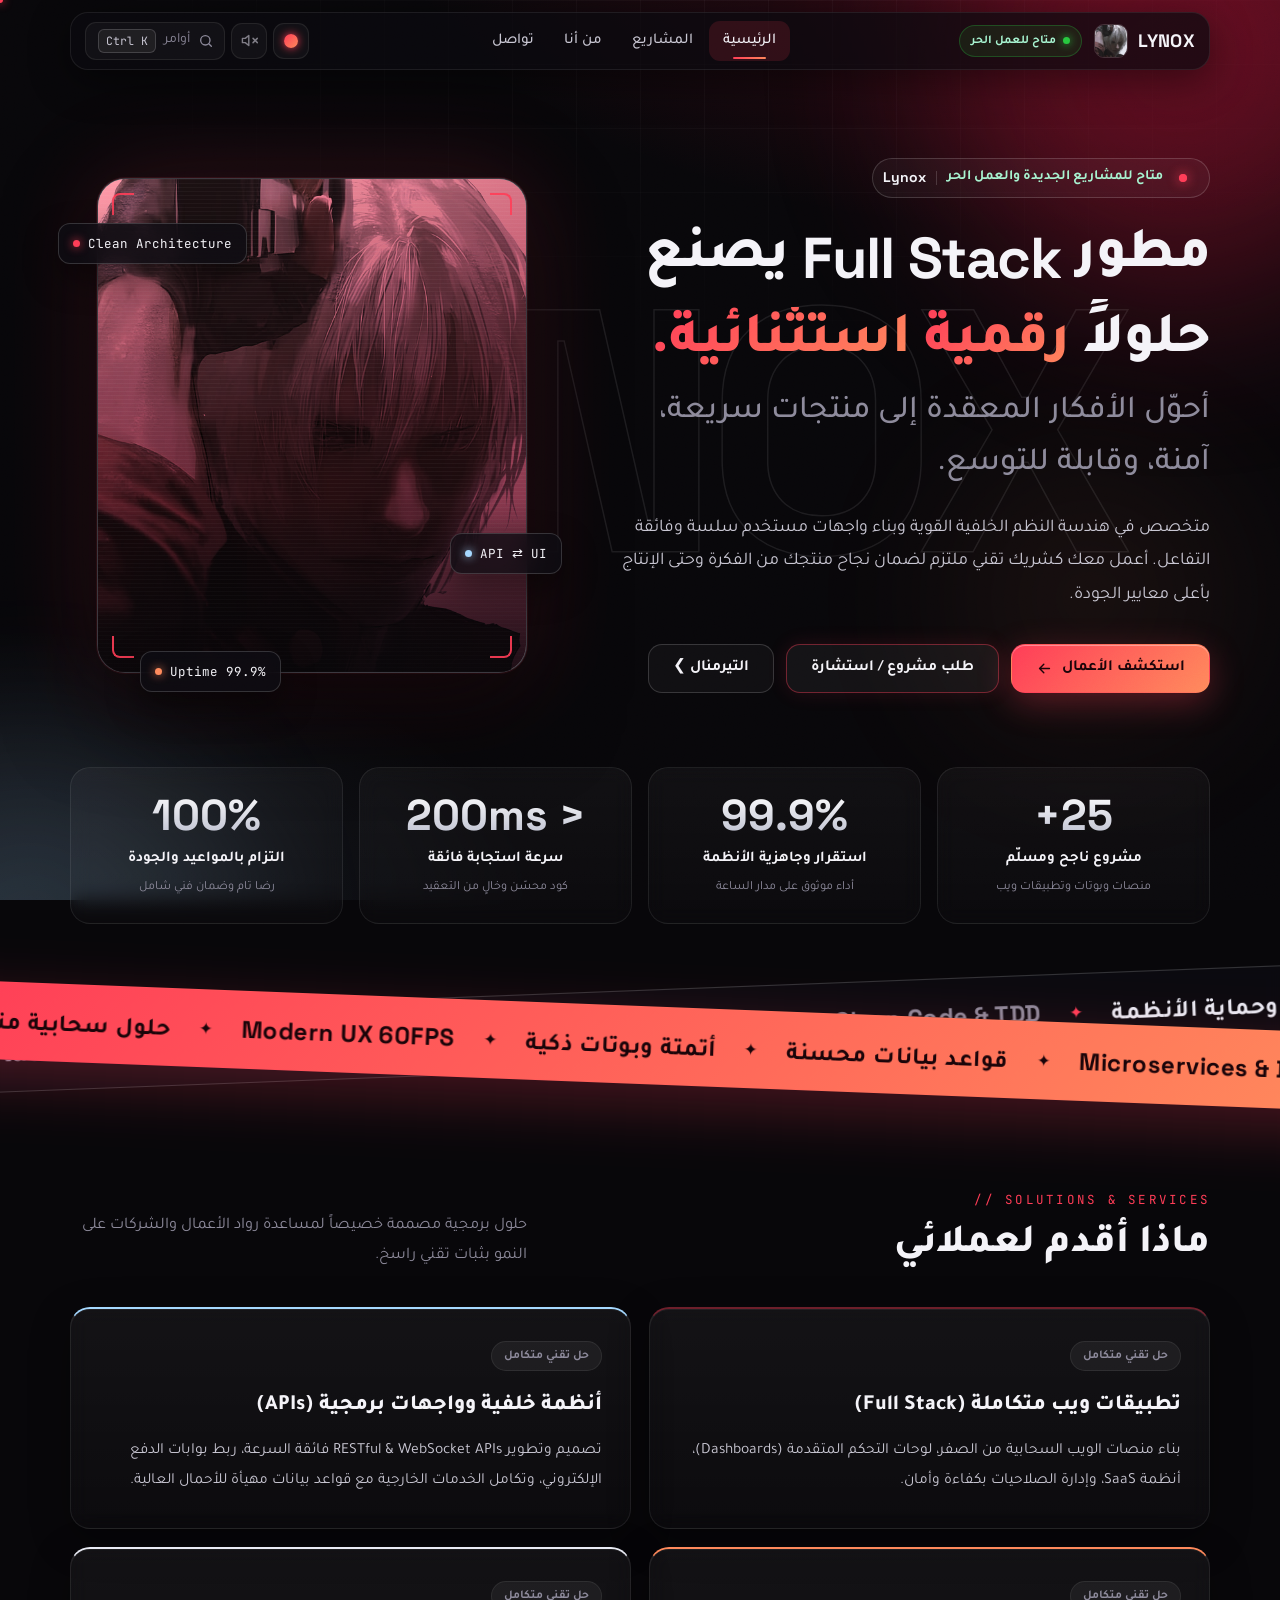
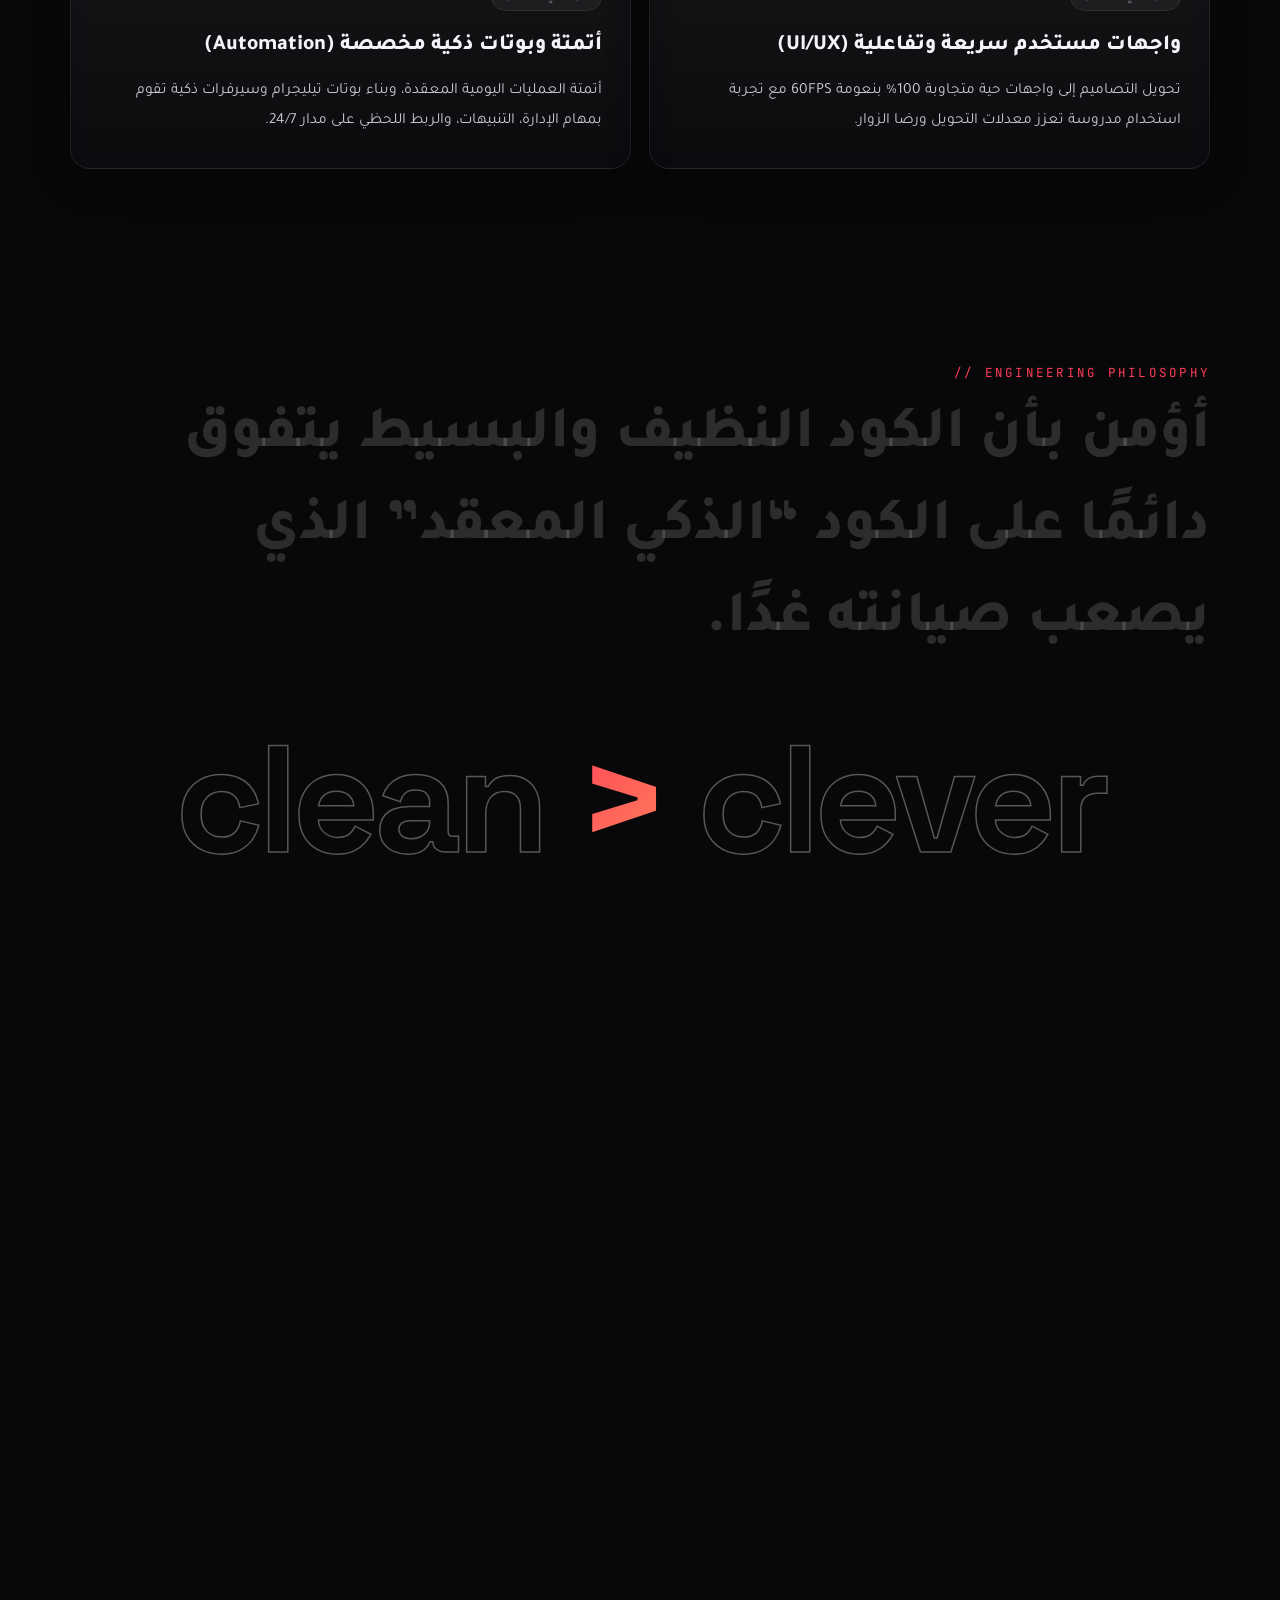
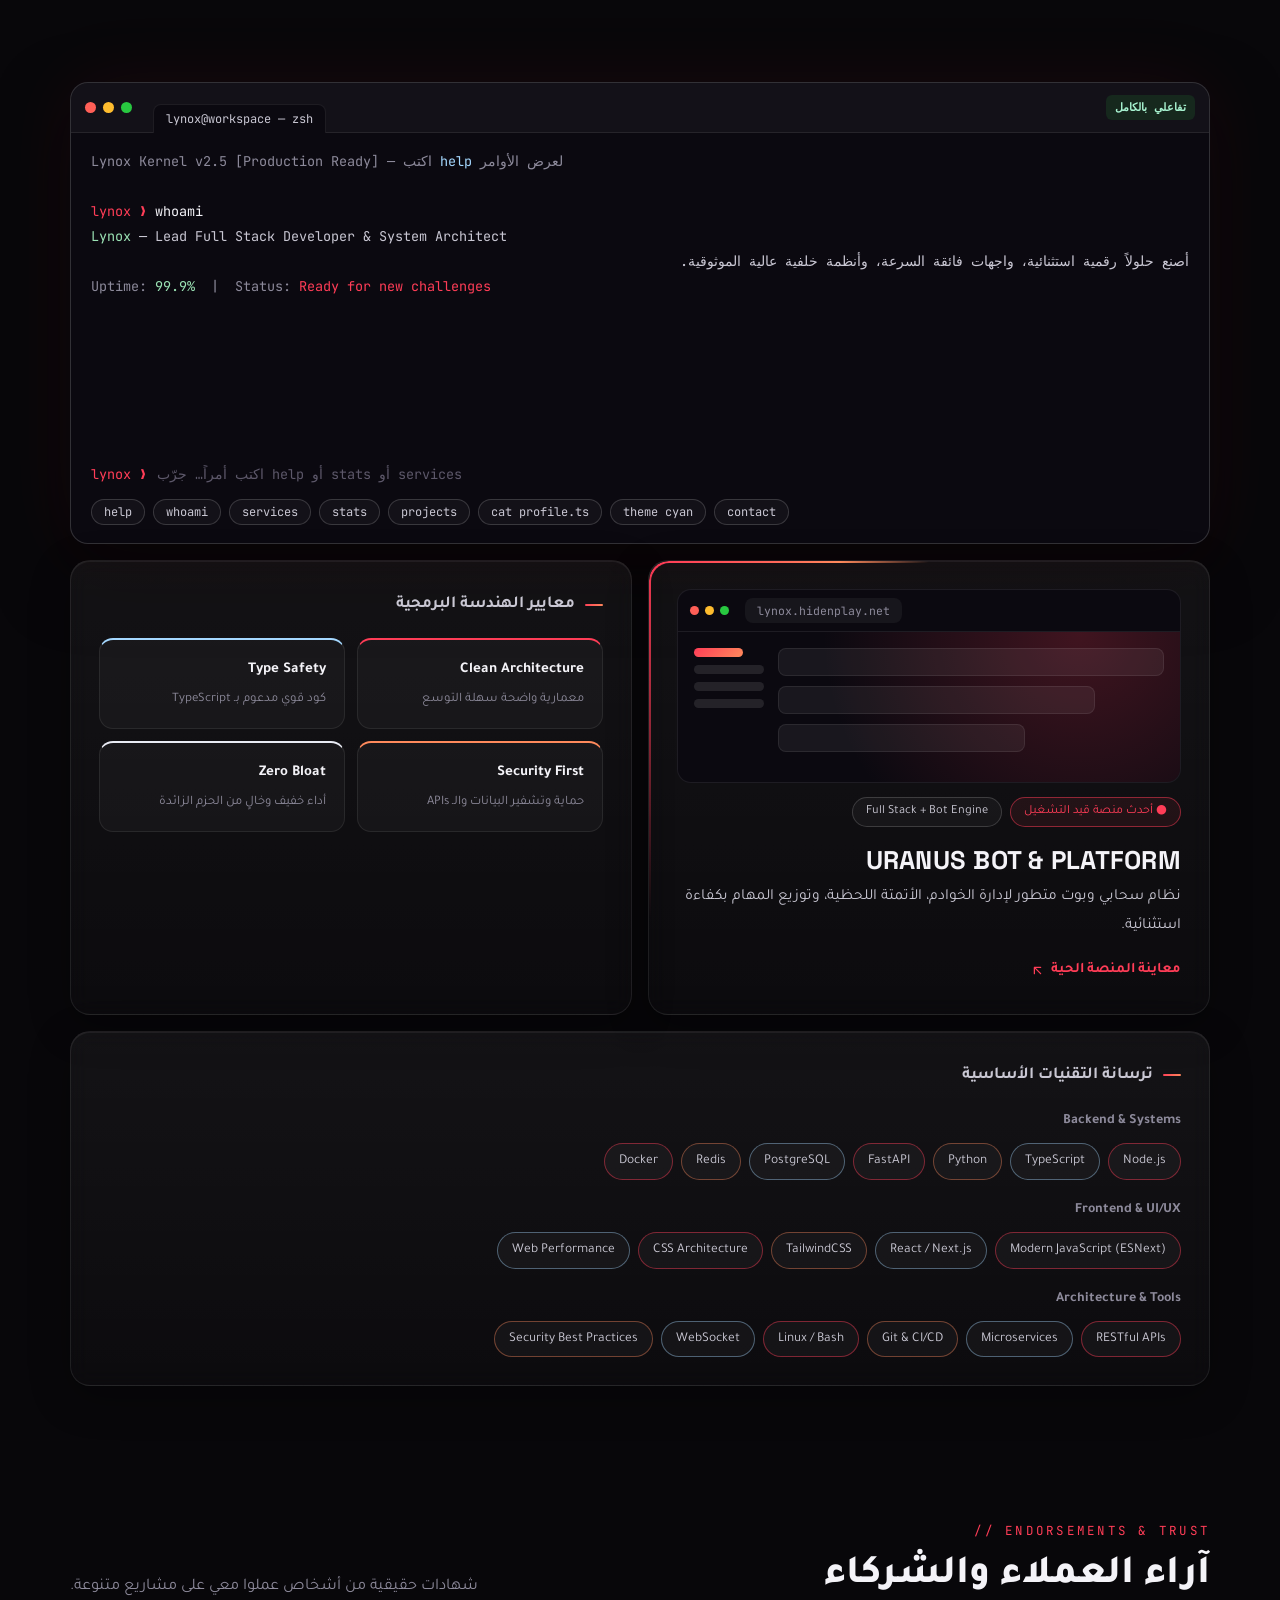
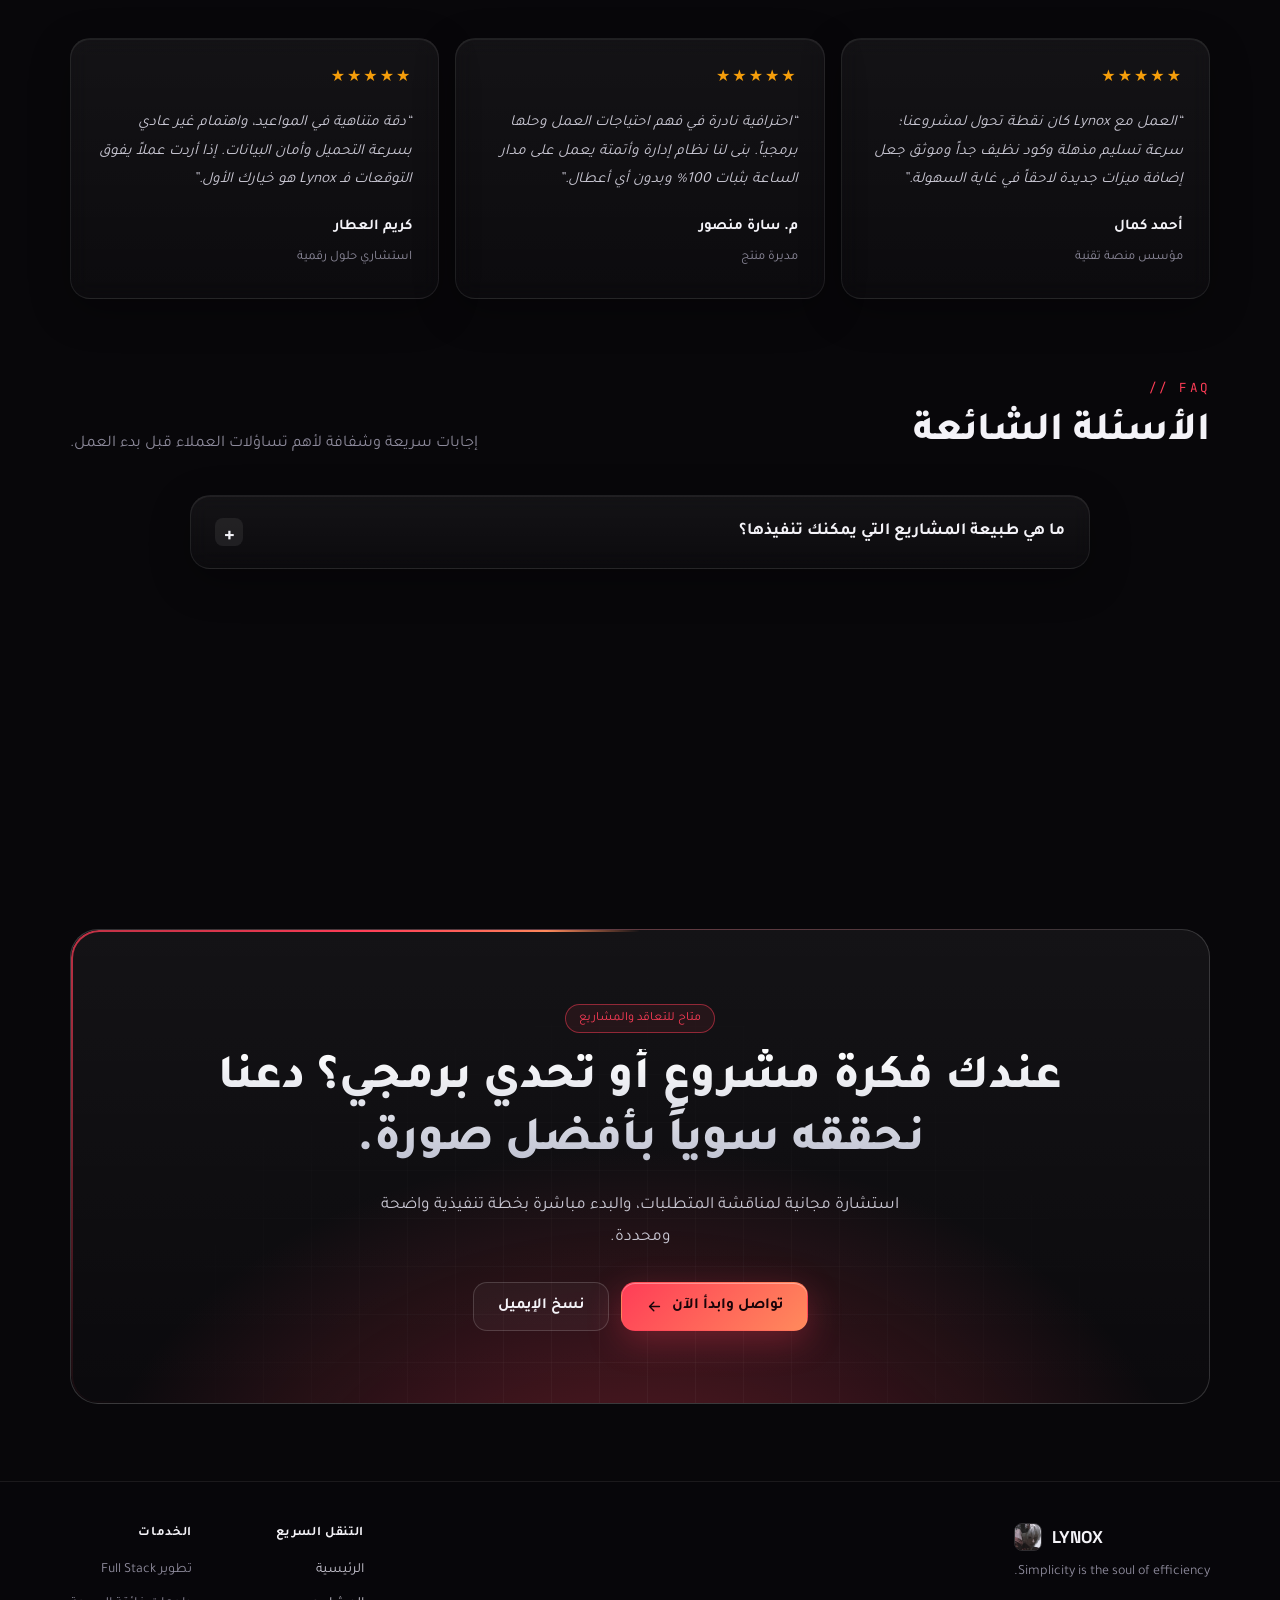
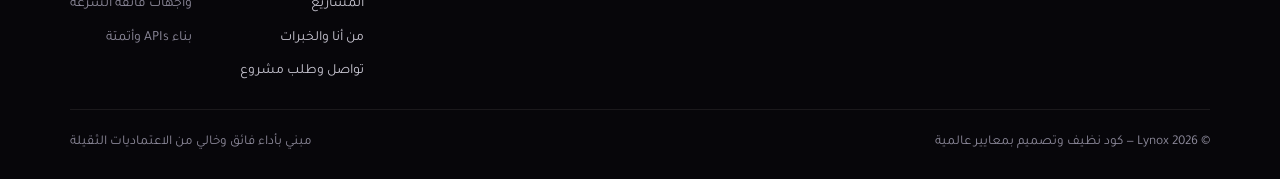
<file: index.html>
<!DOCTYPE html>
<html lang="ar" dir="rtl">
<head>
<meta charset="UTF-8">
<meta name="viewport" content="width=device-width, initial-scale=1.0">
<title>Lynox — مطور Full Stack وحلول ويب متقدمة</title>
<meta name="description" content="Simplicity is the soul of efficiency.">
<meta name="theme-color" content="#08070a">
<meta name="color-scheme" content="dark">
<link rel="canonical" href="https://dev.lynox.org/">
<meta property="og:type" content="website">
<meta property="og:locale" content="ar_EG">
<meta property="og:site_name" content="Lynox">
<meta property="og:title" content="Lynox — مطور Full Stack وحلول ويب متقدمة">
<meta property="og:description" content="Simplicity is the soul of efficiency.">
<meta property="og:url" content="https://dev.lynox.org/">
<meta property="og:image" content="https://dev.lynox.org/og.png">
<meta property="og:image:width" content="1200">
<meta property="og:image:height" content="630">
<meta name="twitter:card" content="summary_large_image">
<meta name="twitter:title" content="Lynox — مطور Full Stack وحلول ويب متقدمة">
<meta name="twitter:description" content="Simplicity is the soul of efficiency.">
<meta name="twitter:image" content="https://dev.lynox.org/og.png">
<link rel="icon" href="favicon.svg" type="image/svg+xml">
<link rel="apple-touch-icon" href="avatar.jpg">
<link rel="preconnect" href="https://fonts.googleapis.com">
<link rel="preconnect" href="https://fonts.gstatic.com" crossorigin>
<link href="https://fonts.googleapis.com/css2?family=Tajawal:wght@400;500;700;800&family=Space+Grotesk:wght@500;700&family=JetBrains+Mono:wght@400;500;600&display=swap" rel="stylesheet">
<link rel="stylesheet" href="style.css">
<script>
  document.documentElement.classList.add('js');
  try {
    const acc = localStorage.getItem('lynox-accent');
    if (acc) document.documentElement.setAttribute('data-accent', acc);
    if (!sessionStorage.getItem('lynox-intro')) document.documentElement.classList.add('intro');
    if (sessionStorage.getItem('lynox-nav')) {
      document.documentElement.classList.add('arriving');
      sessionStorage.removeItem('lynox-nav');
    }
  } catch(e) {}
</script>
<script type="application/ld+json">{"@context":"https://schema.org","@type":"Person","name":"Lynox","jobTitle":"Senior Full Stack Developer","image":"https://dev.lynox.org/avatar.jpg","url":"https://dev.lynox.org/","description":"مطور Full Stack يصنع حلولاً رقمية استثنائية، واجهات فائقة السرعة، وأنظمة خلفية عالية الموثوقية."}</script>
</head>
<body>
  <a class="skip" href="#main">تخطي للمحتوى</a>
  <div class="loader" aria-hidden="true"><div class="loader-inner"><div class="loader-word">LYNOX</div><div class="loader-bar"><i></i></div><div class="loader-num">000</div></div></div>
  <div class="curtain" aria-hidden="true"></div>
  <div class="cursor" aria-hidden="true"><i class="c-dot"></i><i class="c-ring"></i></div>
  <div class="progress" aria-hidden="true"></div>
  <div class="cursor-glow" aria-hidden="true"></div>

  <div class="bg" aria-hidden="true">
    <div class="grid-lines"></div>
    <div class="blob b1"></div>
    <div class="blob b2"></div>
    <div class="blob b3"></div>
  </div>
  <div class="grain" aria-hidden="true"></div>

  <header class="site-header">
    <div class="wrap">
      <div class="bar">
        <a class="brand" href="index.html" aria-label="Lynox — الرئيسية">
          <img src="avatar.jpg" width="34" height="34" alt="Lynox">
          <span>LYNOX</span>
        </a>
        <a class="status-badge" href="contact.html" title="متاح لقبول مشاريع جديدة واستشارات برمجية">
          <i class="status-dot"></i>
          <span>متاح للعمل الحر</span>
        </a>
        <nav class="site-nav" aria-label="التنقل الرئيسي">
          <a href="index.html" aria-current="page">الرئيسية</a>
          <a href="projects.html">المشاريع</a>
          <a href="about.html">من أنا</a>
          <a href="contact.html">تواصل</a>
        </nav>
        <div class="header-controls">
          <button class="ctrl-btn theme-toggle" type="button" data-theme-cycle title="تغيير لون الهوية (ثيم تفاعلي)" aria-label="تغيير لون الهوية">
            <span class="theme-swatch"></span>
          </button>
          <button class="ctrl-btn sound-toggle" type="button" data-sound-toggle title="تفعيل / كتم المؤثرات الصوتية" aria-label="المؤثرات الصوتية">
            <svg class="s-icon s-on" viewBox="0 0 24 24" fill="none" stroke="currentColor" stroke-width="2" stroke-linecap="round" stroke-linejoin="round" aria-hidden="true"><polygon points="11 5 6 9 2 9 2 15 6 15 11 19 11 5"/><path d="M15.54 8.46a5 5 0 0 1 0 7.07"/><path d="M19.07 4.93a10 10 0 0 1 0 14.14"/></svg>
            <svg class="s-icon s-off" viewBox="0 0 24 24" fill="none" stroke="currentColor" stroke-width="2" stroke-linecap="round" stroke-linejoin="round" aria-hidden="true"><polygon points="11 5 6 9 2 9 2 15 6 15 11 19 11 5"/><line x1="23" y1="9" x2="17" y2="15"/><line x1="17" y1="9" x2="23" y2="15"/></svg>
          </button>
          <button class="kbd-btn" type="button" data-open-palette aria-label="بحث وأوامر سريعة">
            <svg viewBox="0 0 24 24" fill="none" stroke="currentColor" stroke-width="2" stroke-linecap="round" aria-hidden="true"><circle cx="11" cy="11" r="7"/><path d="m20 20-3.5-3.5"/></svg>
            <span class="kbd-label">أوامر</span><kbd>Ctrl K</kbd>
          </button>
        </div>
      </div>
    </div>
  </header>

  <main id="main">

    <!-- HERO -->
    <section class="wrap hero">
      <div class="wordmark" aria-hidden="true">LYNOX</div>
      <div class="hero-copy">
        <div class="eyebrow reveal">
          <span class="pulse"></span>
          <span class="avail-text">متاح للمشاريع الجديدة والعمل الحر</span>
          <i class="sep"></i>
          <span class="name-en">Lynox</span>
        </div>
        <h1 class="hero-title" data-split>مطور <span class="latin">Full Stack</span> يصنع حلولاً <span class="grad">رقمية استثنائية.</span> <span class="muted">أحوّل الأفكار المعقدة إلى منتجات سريعة، آمنة، وقابلة للتوسع.</span></h1>
        <p class="hero-lede reveal">متخصص في هندسة النظم الخلفية القوية وبناء واجهات مستخدم سلسة وفائقة التفاعل. أعمل معك كشريك تقني ملتزم لضمان نجاح منتجك من الفكرة وحتى الإنتاج بأعلى معايير الجودة.</p>
        <div class="actions reveal">
          <a class="btn btn-primary" href="projects.html" data-magnetic>استكشف الأعمال <svg viewBox="0 0 24 24" fill="none" stroke="currentColor" stroke-width="2" stroke-linecap="round" stroke-linejoin="round" aria-hidden="true"><path d="M19 12H5M11 6l-6 6 6 6"/></svg></a>
          <a class="btn btn-accent" href="contact.html" data-magnetic>طلب مشروع / استشارة</a>
          <a class="btn btn-ghost" href="#term">التيرمنال ❯</a>
        </div>
      </div>
      <div class="portrait-wrap reveal">
        <figure class="portrait" data-tilt>
          <img src="avatar.jpg" width="736" height="766" alt="صورة Lynox الشخصية" fetchpriority="high">
          <img class="gl g1" src="avatar.jpg" alt="" aria-hidden="true"><img class="gl g2" src="avatar.jpg" alt="" aria-hidden="true">
          <span class="corner tl"></span><span class="corner tr"></span><span class="corner bl"></span><span class="corner br"></span>
        </figure>
        <span class="tag t1"><i></i>Clean Architecture</span>
        <span class="tag t2"><i></i>API ⇄ UI</span>
        <span class="tag t3"><i></i>Uptime 99.9%</span>
      </div>
    </section>

    <!-- METRICS & IMPACT STATS -->
    <section class="wrap stats-sec">
      <div class="stats-grid reveal">
        <div class="stat-card">
          <div class="stat-num" data-counter="25" data-suffix="+">+25</div>
          <div class="stat-label">مشروع ناجح ومسلّم</div>
          <div class="stat-hint">منصات وبوتات وتطبيقات ويب</div>
        </div>
        <div class="stat-card">
          <div class="stat-num" data-counter="99.9" data-suffix="%" data-decimal="1">99.9%</div>
          <div class="stat-label">استقرار وجاهزية الأنظمة</div>
          <div class="stat-hint">أداء موثوق على مدار الساعة</div>
        </div>
        <div class="stat-card">
          <div class="stat-num">&lt; 200ms</div>
          <div class="stat-label">سرعة استجابة فائقة</div>
          <div class="stat-hint">كود محسّن وخالٍ من التعقيد</div>
        </div>
        <div class="stat-card">
          <div class="stat-num" data-counter="100" data-suffix="%">100%</div>
          <div class="stat-label">التزام بالمواعيد والجودة</div>
          <div class="stat-hint">رضا تام وضمان فني شامل</div>
        </div>
      </div>
    </section>

    <div class="marquee-stack" aria-hidden="true"><div class="marquee"><div class="marquee-track"><span>Full Stack Architecture</span><span>Scalable APIs</span><span>High Performance UI</span><span>Clean Code & TDD</span><span>أمان وحماية الأنظمة</span><span>Microservices & Docker</span><span>قواعد بيانات محسنة</span><span>أتمتة وبوتات ذكية</span><span>Modern UX 60FPS</span><span>حلول سحابية متكاملة</span><span>Full Stack Architecture</span><span>Scalable APIs</span><span>High Performance UI</span><span>Clean Code & TDD</span><span>أمان وحماية الأنظمة</span><span>Microservices & Docker</span><span>قواعد بيانات محسنة</span><span>أتمتة وبوتات ذكية</span><span>Modern UX 60FPS</span><span>حلول سحابية متكاملة</span></div></div><div class="marquee alt"><div class="marquee-track rev"><span>حلول سحابية متكاملة</span><span>Modern UX 60FPS</span><span>أتمتة وبوتات ذكية</span><span>قواعد بيانات محسنة</span><span>Microservices & Docker</span><span>أمان وحماية الأنظمة</span><span>Clean Code & TDD</span><span>High Performance UI</span><span>Scalable APIs</span><span>Full Stack Architecture</span><span>حلول سحابية متكاملة</span><span>Modern UX 60FPS</span><span>أتمتة وبوتات ذكية</span><span>قواعد بيانات محسنة</span><span>Microservices & Docker</span><span>أمان وحماية الأنظمة</span><span>Clean Code & TDD</span><span>High Performance UI</span><span>Scalable APIs</span><span>Full Stack Architecture</span></div></div></div>

    <!-- SERVICES -->
    <section class="wrap section">
      <div class="section-head reveal">
        <div>
          <span class="kicker" data-scramble>// solutions &amp; services</span>
          <h2 class="section-title">ماذا أقدم لعملائي</h2>
        </div>
        <p class="section-sub">حلول برمجية مصممة خصيصاً لمساعدة رواد الأعمال والشركات على النمو بثبات تقني راسخ.</p>
      </div>
      <div class="services-grid">
          <div class="card service-card spot reveal">
            <div class="service-badge">حل تقني متكامل</div>
            <h3>تطبيقات ويب متكاملة (Full Stack)</h3>
            <p>بناء منصات الويب السحابية من الصفر، لوحات التحكم المتقدمة (Dashboards)، أنظمة SaaS، وإدارة الصلاحيات بكفاءة وأمان.</p>
          </div>
          <div class="card service-card spot reveal">
            <div class="service-badge">حل تقني متكامل</div>
            <h3>أنظمة خلفية وواجهات برمجية (APIs)</h3>
            <p>تصميم وتطوير RESTful & WebSocket APIs فائقة السرعة، ربط بوابات الدفع الإلكتروني، وتكامل الخدمات الخارجية مع قواعد بيانات مهيأة للأحمال العالية.</p>
          </div>
          <div class="card service-card spot reveal">
            <div class="service-badge">حل تقني متكامل</div>
            <h3>واجهات مستخدم سريعة وتفاعلية (UI/UX)</h3>
            <p>تحويل التصاميم إلى واجهات حية متجاوبة 100% بنعومة 60FPS مع تجربة استخدام مدروسة تعزز معدلات التحويل ورضا الزوار.</p>
          </div>
          <div class="card service-card spot reveal">
            <div class="service-badge">حل تقني متكامل</div>
            <h3>أتمتة وبوتات ذكية مخصصة (Automation)</h3>
            <p>أتمتة العمليات اليومية المعقدة، وبناء بوتات تيليجرام وسيرفرات ذكية تقوم بمهام الإدارة، التنبيهات، والربط اللحظي على مدار 24/7.</p>
          </div>
      </div>
    </section>

    <!-- MANIFESTO -->
    <section class="wrap section manifesto-sec">
      <span class="kicker reveal" data-scramble>// engineering philosophy</span>
      <p class="manifesto" data-lit>أؤمن بأن الكود النظيف والبسيط يتفوق دائمًا على الكود “الذكي المعقد” الذي يصعب صيانته غدًا.</p>
      <div class="big-eq" aria-hidden="true">clean <b>&gt;</b> clever</div>
    </section>

    <!-- WORKFLOW -->
    <section class="wrap section">
      <div class="section-head reveal">
        <div>
          <span class="kicker" data-scramble>// development pipeline</span>
          <h2 class="section-title">منهجية العمل وضمان النجاح</h2>
        </div>
        <p class="section-sub">ثلاث محطات رئيسية تضمن وضوح الرؤية ودقة التسليم من أول يوم.</p>
      </div>
      <ol class="steps">
          <li class="card step spot reveal">
            <span class="num">01</span>
            <h3>تحليل المتطلبات والتخطيط المعماري</h3>
            <p>أفهم الهدف التجاري بعمق، وأصمم بنية البيانات ومخطط الـ Architecture بدقة متناهية قبل كتابة سطر كود واحد لضمان التوسع السلس.</p>
          </li>
          <li class="card step spot reveal">
            <span class="num">02</span>
            <h3>التطوير الهندسي والاختبار الشامل</h3>
            <p>بناء الواجهات الخلفية والأمامية وفق مبادئ الكود النظيف (Clean Code) مع اختبارات أداء وأمان واختبارات ضغط حقيقية.</p>
          </li>
          <li class="card step spot reveal">
            <span class="num">03</span>
            <h3>النشر السحابي والدعم المستمر</h3>
            <p>إطلاق النظام على بنية سحابية متقدمة مع مراقبة حية للمقاييس (Monitoring) وتقديم توثيق كامل ودعم فني لضمان النجاح.</p>
          </li>
      </ol>
    </section>

    <!-- BENTO PLAYGROUND -->
    <section class="wrap section tight">
      <div class="section-head reveal">
        <div>
          <span class="kicker" data-scramble>// interactive playground</span>
          <h2 class="section-title">مختبر المطور والمشاريع</h2>
        </div>
        <p class="section-sub">تحكّم وتفاعل مع بيئة العمل واستكشف الكود مباشرة.</p>
      </div>

      <div class="bento">
        <div class="card editor-card reveal">
          <div class="editor term" id="term">
            <div class="editor-bar">
              <span class="dot r"></span><span class="dot y"></span><span class="dot g"></span>
              <span class="editor-tab">lynox@workspace — zsh</span>
              <span class="editor-pill">تفاعلي بالكامل</span>
            </div>
            <div class="term-body" id="term-out" role="log" aria-live="polite" aria-label="مخرجات التيرمنال"></div>
            <form class="term-form" id="term-form" autocomplete="off">
              <label class="term-ps" for="term-in">lynox ❯</label>
              <input id="term-in" type="text" spellcheck="false" autocapitalize="off" autocomplete="off" placeholder="اكتب أمراً… جرّب help أو stats أو services" aria-label="اكتب أمر">
            </form>
            <div class="term-chips">
              <button type="button" data-cmd="help">help</button>
              <button type="button" data-cmd="whoami">whoami</button>
              <button type="button" data-cmd="services">services</button>
              <button type="button" data-cmd="stats">stats</button>
              <button type="button" data-cmd="projects">projects</button>
              <button type="button" data-cmd="cat profile.ts">cat profile.ts</button>
              <button type="button" data-cmd="theme cyan">theme cyan</button>
              <button type="button" data-cmd="contact">contact</button>
            </div>
          </div>
        </div>

        <a class="card spot reveal featured-spot-card" href="https://lynox.hidenplay.net/" target="_blank" rel="noopener">
          <div class="preview" aria-hidden="true">
            <div class="preview-bar"><span class="dot r"></span><span class="dot y"></span><span class="dot g"></span><span class="preview-url">lynox.hidenplay.net</span></div>
            <div class="preview-body"><div class="sb"><i></i><i></i><i></i><i></i></div><div class="mn"><b></b><b></b><b></b></div></div>
          </div>
          <div class="project-mini-meta">
            <span class="badge live">● أحدث منصة قيد التشغيل</span>
            <span class="badge">Full Stack + Bot Engine</span>
          </div>
          <h3 class="project-title">URANUS BOT &amp; PLATFORM</h3>
          <p class="project-desc">نظام سحابي وبوت متطور لإدارة الخوادم، الأتمتة اللحظية، وتوزيع المهام بكفاءة استثنائية.</p>
          <span class="more">معاينة المنصة الحية <svg viewBox="0 0 24 24" fill="none" stroke="currentColor" stroke-width="2" stroke-linecap="round" stroke-linejoin="round" aria-hidden="true"><path d="M17 17 7 7M7 17V7h10"/></svg></span>
        </a>

        <article class="card spot reveal">
          <h3 class="card-title">معايير الهندسة البرمجية</h3>
          <ul class="principles">
            <li><strong>Clean Architecture</strong><span>معمارية واضحة سهلة التوسع</span></li>
            <li><strong>Type Safety</strong><span>كود قوي مدعوم بـ TypeScript</span></li>
            <li><strong>Security First</strong><span>حماية وتشفير البيانات والـ APIs</span></li>
            <li><strong>Zero Bloat</strong><span>أداء خفيف وخالٍ من الحزم الزائدة</span></li>
          </ul>
        </article>

        <section class="card reveal" data-gh hidden>
          <h3 class="card-title">مستودعات GitHub الحية</h3>
          <ul class="repo-list" style="grid-template-columns:1fr" data-gh-list data-limit="2"></ul>
        </section>

        <section class="card reveal" data-stack>
          <h3 class="card-title">ترسانة التقنيات الأساسية</h3>
          <div data-stack-list></div>
        </section>
      </div>
    </section>

    <!-- TESTIMONIALS -->
    <section class="wrap section">
      <div class="section-head reveal">
        <div>
          <span class="kicker" data-scramble>// endorsements &amp; trust</span>
          <h2 class="section-title">آراء العملاء والشركاء</h2>
        </div>
        <p class="section-sub">شهادات حقيقية من أشخاص عملوا معي على مشاريع متنوعة.</p>
      </div>
      <div class="testimonials-grid">
          <div class="card test-card spot reveal">
            <div class="test-stars">★★★★★</div>
            <p class="test-quote">“العمل مع Lynox كان نقطة تحول لمشروعنا؛ سرعة تسليم مذهلة وكود نظيف جداً وموثق جعل إضافة ميزات جديدة لاحقاً في غاية السهولة.”</p>
            <div class="test-author">
              <strong>أحمد كمال</strong>
              <span>مؤسس منصة تقنية</span>
            </div>
          </div>
          <div class="card test-card spot reveal">
            <div class="test-stars">★★★★★</div>
            <p class="test-quote">“احترافية نادرة في فهم احتياجات العمل وحلها برمجياً. بنى لنا نظام إدارة وأتمتة يعمل على مدار الساعة بثبات 100% وبدون أي أعطال.”</p>
            <div class="test-author">
              <strong>م. سارة منصور</strong>
              <span>مديرة منتج</span>
            </div>
          </div>
          <div class="card test-card spot reveal">
            <div class="test-stars">★★★★★</div>
            <p class="test-quote">“دقة متناهية في المواعيد، واهتمام غير عادي بسرعة التحميل وأمان البيانات. إذا أردت عملاً يفوق التوقعات فـ Lynox هو خيارك الأول.”</p>
            <div class="test-author">
              <strong>كريم العطار</strong>
              <span>استشاري حلول رقمية</span>
            </div>
          </div>
      </div>
    </section>

    <!-- FAQ -->
    <section class="wrap section tight">
      <div class="section-head reveal">
        <div>
          <span class="kicker" data-scramble>// faq</span>
          <h2 class="section-title">الأسئلة الشائعة</h2>
        </div>
        <p class="section-sub">إجابات سريعة وشفافة لأهم تساؤلات العملاء قبل بدء العمل.</p>
      </div>
      <div class="faq-list">
        <details class="card faq-item reveal">
          <summary><span>ما هي طبيعة المشاريع التي يمكنك تنفيذها؟</span><i class="faq-icon">+</i></summary>
          <div class="faq-body"><p>أنفذ مشاريع الويب المتكاملة بكافة مراحلها: من المنصات الخدمية ولوحات التحكم، إلى واجهات الـ APIs، وبوتات الأتمتة المتقدمة، وتطوير أداء وأمان المواقع القائمة.</p></div>
        </details>
        <details class="card faq-item reveal">
          <summary><span>كيف نضمن جودة وسرعة الكود المُسلّم؟</span><i class="faq-icon">+</i></summary>
          <div class="faq-body"><p>أتبع معايير هندسية صارمة: كود معياري نظيف، فصل تام لطبقات البيانات (Clean Architecture)، حماية من الثغرات، وتحسين كامل لسرعة الاستجابة لتصل لمعدل أداء قياسي.</p></div>
        </details>
        <details class="card faq-item reveal">
          <summary><span>هل تقدم دعماً فنياً بعد انتهاء المشروع؟</span><i class="faq-icon">+</i></summary>
          <div class="faq-body"><p>بكل تأكيد. كل مشروع يأتي مع فترة دعم وضمان تقني لمعالجة أي استفسارات أو تعديلات، مع توثيق شامل وسهل الفهم لطريقة إدارة النظام.</p></div>
        </details>
        <details class="card faq-item reveal">
          <summary><span>كيف نبدأ الخطوة الأولى للتعاون؟</span><i class="faq-icon">+</i></summary>
          <div class="faq-body"><p>يمكنك التواصل معي مباشرة عبر صفحة التواصل أو واتساب مع نبذة عن فكرتك أو متطلباتك؛ وسأقوم بمراجعتها وتقديم استشارة وخطة تنفيذ واضحة بالمواعيد والتكلفة.</p></div>
        </details>
      </div>
    </section>

    <!-- CTA -->
    <section class="wrap">
      <div class="cta reveal">
        <span class="badge live" style="margin-bottom:16px;">متاح للتعاقد والمشاريع</span>
        <h2 class="cta-text">عندك فكرة مشروع أو تحدي برمجي؟ دعنا نحققه سوياً بأفضل صورة.</h2>
        <p class="cta-sub">استشارة مجانية لمناقشة المتطلبات، والبدء مباشرة بخطة تنفيذية واضحة ومحددة.</p>
        <div class="actions">
          <a class="btn btn-primary" href="contact.html" data-magnetic>تواصل وابدأ الآن <svg viewBox="0 0 24 24" fill="none" stroke="currentColor" stroke-width="2" stroke-linecap="round" stroke-linejoin="round" aria-hidden="true"><path d="M19 12H5M11 6l-6 6 6 6"/></svg></a>
          <button class="btn btn-ghost" type="button" data-copy-email>نسخ الإيميل</button>
        </div>
      </div>
    </section>

  </main>

  <footer class="site-footer">
    <div class="wrap">
      <div class="foot-main">
        <div class="foot-brand">
          <div class="foot-logo"><img src="avatar.jpg" width="28" height="28" alt=""><span>LYNOX</span></div>
          <p class="foot-tagline">Simplicity is the soul of efficiency.</p>
        </div>
        <div class="foot-nav-groups">
          <div class="foot-col">
            <span class="foot-h">التنقل السريع</span>
            <a href="index.html">الرئيسية</a>
            <a href="projects.html">المشاريع</a>
            <a href="about.html">من أنا والخبرات</a>
            <a href="contact.html">تواصل وطلب مشروع</a>
          </div>
          <div class="foot-col">
            <span class="foot-h">الخدمات</span>
            <span>تطوير Full Stack</span>
            <span>واجهات فائقة السرعة</span>
            <span>بناء APIs وأتمتة</span>
          </div>
        </div>
      </div>
      <div class="foot-sub">
        <span>© <span data-year>2026</span> Lynox — كود نظيف وتصميم بمعايير عالمية</span>
        <span>مبني بأداء فائق وخالي من الاعتماديات الثقيلة</span>
      </div>
    </div>
  </footer>

  <dialog id="palette" class="palette" aria-label="التنقل السريع">
    <div class="pal-box">
      <div class="pal-head">
        <svg viewBox="0 0 24 24" fill="none" stroke="currentColor" stroke-width="2" stroke-linecap="round" aria-hidden="true"><circle cx="11" cy="11" r="7"/><path d="m20 20-3.5-3.5"/></svg>
        <input id="pal-input" class="pal-input" type="text" placeholder="اكتب أمراً أو ابحث عن صفحة (جرّب theme أو projects أو contact)..." autocomplete="off" role="combobox" aria-expanded="true" aria-controls="pal-list">
      </div>
      <ul id="pal-list" class="pal-list" role="listbox" aria-label="النتائج"></ul>
      <div class="pal-foot">
        <span><kbd>↑</kbd> <kbd>↓</kbd> للتنقل</span>
        <span><kbd>Enter</kbd> للاختيار</span>
        <span><kbd>Esc</kbd> للإغلاق</span>
      </div>
    </div>
  </dialog>

  <script src="config.js"></script>
  <script src="app.js"></script>
</body>
</html>
</file>
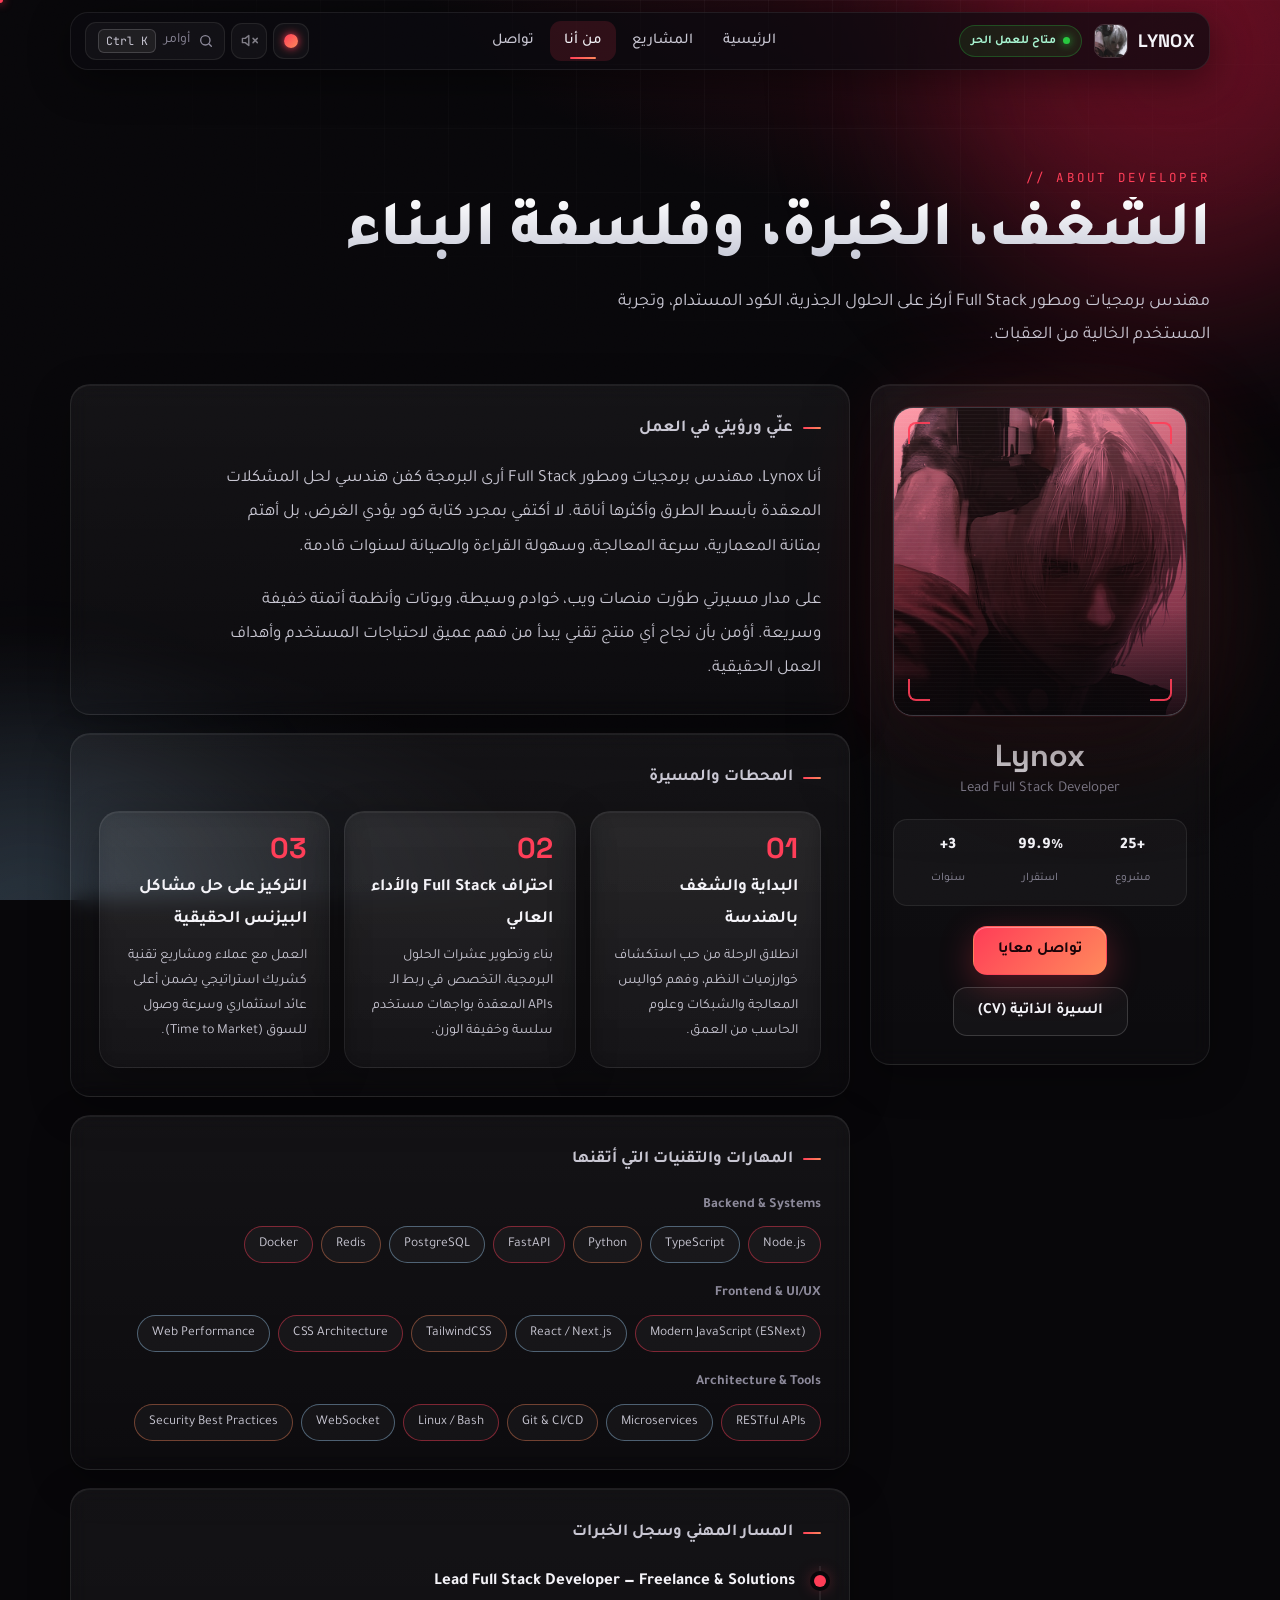
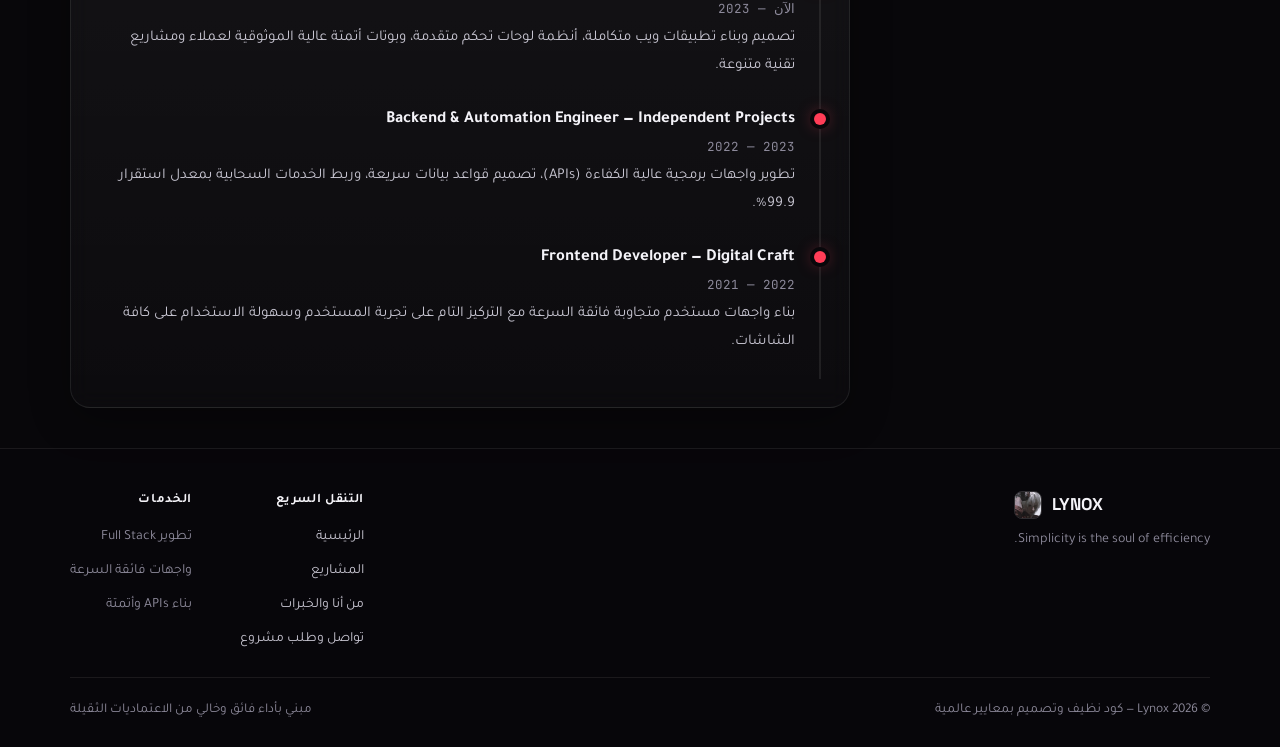
<file: about.html>
<!DOCTYPE html>
<html lang="ar" dir="rtl">
<head>
<meta charset="UTF-8">
<meta name="viewport" content="width=device-width, initial-scale=1.0">
<title>من أنا والخبرات — Lynox</title>
<meta name="description" content="تعرف على Lynox: فلسفة العمل، التقنيات التي يتقنها، وخبرته في بناء أنظمة الويب عالية الأداء.">
<meta name="theme-color" content="#08070a">
<meta name="color-scheme" content="dark">
<link rel="canonical" href="https://dev.lynox.org/about.html">
<meta property="og:type" content="website">
<meta property="og:locale" content="ar_EG">
<meta property="og:site_name" content="Lynox">
<meta property="og:title" content="من أنا والخبرات — Lynox">
<meta property="og:description" content="تعرف على Lynox: فلسفة العمل، التقنيات التي يتقنها، وخبرته في بناء أنظمة الويب عالية الأداء.">
<meta property="og:url" content="https://dev.lynox.org/about.html">
<meta property="og:image" content="https://dev.lynox.org/og.png">
<meta property="og:image:width" content="1200">
<meta property="og:image:height" content="630">
<meta name="twitter:card" content="summary_large_image">
<meta name="twitter:title" content="من أنا والخبرات — Lynox">
<meta name="twitter:description" content="تعرف على Lynox: فلسفة العمل، التقنيات التي يتقنها، وخبرته في بناء أنظمة الويب عالية الأداء.">
<meta name="twitter:image" content="https://dev.lynox.org/og.png">
<link rel="icon" href="favicon.svg" type="image/svg+xml">
<link rel="apple-touch-icon" href="avatar.jpg">
<link rel="preconnect" href="https://fonts.googleapis.com">
<link rel="preconnect" href="https://fonts.gstatic.com" crossorigin>
<link href="https://fonts.googleapis.com/css2?family=Tajawal:wght@400;500;700;800&family=Space+Grotesk:wght@500;700&family=JetBrains+Mono:wght@400;500;600&display=swap" rel="stylesheet">
<link rel="stylesheet" href="style.css">
<script>
  document.documentElement.classList.add('js');
  try {
    const acc = localStorage.getItem('lynox-accent');
    if (acc) document.documentElement.setAttribute('data-accent', acc);
    if (!sessionStorage.getItem('lynox-intro')) document.documentElement.classList.add('intro');
    if (sessionStorage.getItem('lynox-nav')) {
      document.documentElement.classList.add('arriving');
      sessionStorage.removeItem('lynox-nav');
    }
  } catch(e) {}
</script>
</head>
<body>
  <a class="skip" href="#main">تخطي للمحتوى</a>
  <div class="loader" aria-hidden="true"><div class="loader-inner"><div class="loader-word">LYNOX</div><div class="loader-bar"><i></i></div><div class="loader-num">000</div></div></div>
  <div class="curtain" aria-hidden="true"></div>
  <div class="cursor" aria-hidden="true"><i class="c-dot"></i><i class="c-ring"></i></div>
  <div class="progress" aria-hidden="true"></div>
  <div class="cursor-glow" aria-hidden="true"></div>

  <div class="bg" aria-hidden="true">
    <div class="grid-lines"></div>
    <div class="blob b1"></div>
    <div class="blob b2"></div>
    <div class="blob b3"></div>
  </div>
  <div class="grain" aria-hidden="true"></div>

  <header class="site-header">
    <div class="wrap">
      <div class="bar">
        <a class="brand" href="index.html" aria-label="Lynox — الرئيسية">
          <img src="avatar.jpg" width="34" height="34" alt="Lynox">
          <span>LYNOX</span>
        </a>
        <a class="status-badge" href="contact.html" title="متاح لقبول مشاريع جديدة واستشارات برمجية">
          <i class="status-dot"></i>
          <span>متاح للعمل الحر</span>
        </a>
        <nav class="site-nav" aria-label="التنقل الرئيسي">
          <a href="index.html">الرئيسية</a>
          <a href="projects.html">المشاريع</a>
          <a href="about.html" aria-current="page">من أنا</a>
          <a href="contact.html">تواصل</a>
        </nav>
        <div class="header-controls">
          <button class="ctrl-btn theme-toggle" type="button" data-theme-cycle title="تغيير لون الهوية (ثيم تفاعلي)" aria-label="تغيير لون الهوية">
            <span class="theme-swatch"></span>
          </button>
          <button class="ctrl-btn sound-toggle" type="button" data-sound-toggle title="تفعيل / كتم المؤثرات الصوتية" aria-label="المؤثرات الصوتية">
            <svg class="s-icon s-on" viewBox="0 0 24 24" fill="none" stroke="currentColor" stroke-width="2" stroke-linecap="round" stroke-linejoin="round" aria-hidden="true"><polygon points="11 5 6 9 2 9 2 15 6 15 11 19 11 5"/><path d="M15.54 8.46a5 5 0 0 1 0 7.07"/><path d="M19.07 4.93a10 10 0 0 1 0 14.14"/></svg>
            <svg class="s-icon s-off" viewBox="0 0 24 24" fill="none" stroke="currentColor" stroke-width="2" stroke-linecap="round" stroke-linejoin="round" aria-hidden="true"><polygon points="11 5 6 9 2 9 2 15 6 15 11 19 11 5"/><line x1="23" y1="9" x2="17" y2="15"/><line x1="17" y1="9" x2="23" y2="15"/></svg>
          </button>
          <button class="kbd-btn" type="button" data-open-palette aria-label="بحث وأوامر سريعة">
            <svg viewBox="0 0 24 24" fill="none" stroke="currentColor" stroke-width="2" stroke-linecap="round" aria-hidden="true"><circle cx="11" cy="11" r="7"/><path d="m20 20-3.5-3.5"/></svg>
            <span class="kbd-label">أوامر</span><kbd>Ctrl K</kbd>
          </button>
        </div>
      </div>
    </div>
  </header>

  <main id="main">

    <div class="wrap">
      <div class="page-head">
        <span class="kicker reveal" data-scramble>// about developer</span>
        <h1 class="page-title reveal">الشغف، الخبرة، وفلسفة البناء</h1>
        <p class="page-lede reveal">مهندس برمجيات ومطور Full Stack أركز على الحلول الجذرية، الكود المستدام، وتجربة المستخدم الخالية من العقبات.</p>
      </div>

      <div class="about-grid">
        <aside class="card profile reveal">
          <figure class="portrait" data-tilt>
            <img src="avatar.jpg" width="736" height="766" alt="صورة Lynox الشخصية">
            <img class="gl g1" src="avatar.jpg" alt="" aria-hidden="true"><img class="gl g2" src="avatar.jpg" alt="" aria-hidden="true">
            <span class="corner tl"></span><span class="corner tr"></span><span class="corner bl"></span><span class="corner br"></span>
          </figure>
          <h2>Lynox</h2>
          <p class="role" dir="ltr">Lead Full Stack Developer</p>
          <div class="profile-stats">
            <div><strong>+25</strong><span>مشروع</span></div>
            <div><strong>99.9%</strong><span>استقرار</span></div>
            <div><strong>3+</strong><span>سنوات</span></div>
          </div>
          <div class="actions">
            <a class="btn btn-primary" href="contact.html">تواصل معايا</a>
            <a class="btn btn-ghost" data-cv hidden href="#">السيرة الذاتية (CV)</a>
          </div>
        </aside>

        <div style="display:grid;gap:18px">
          <section class="card prose reveal">
            <h2 class="card-title">عنّي ورؤيتي في العمل</h2>
            <p>أنا Lynox، مهندس برمجيات ومطور Full Stack أرى البرمجة كفن هندسي لحل المشكلات المعقدة بأبسط الطرق وأكثرها أناقة. لا أكتفي بمجرد كتابة كود يؤدي الغرض، بل أهتم بمتانة المعمارية، سرعة المعالجة، وسهولة القراءة والصيانة لسنوات قادمة.</p>
            <p>على مدار مسيرتي طوّرت منصات ويب، خوادم وسيطة، وبوتات وأنظمة أتمتة خفيفة وسريعة. أؤمن بأن نجاح أي منتج تقني يبدأ من فهم عميق لاحتياجات المستخدم وأهداف العمل الحقيقية.</p>
          </section>

          <section class="card spot reveal">
            <h2 class="card-title">المحطات والمسيرة</h2>
            <div class="milestones-grid">
          <div class="mile-card card spot reveal">
            <span class="mile-step">01</span>
            <h3>البداية والشغف بالهندسة</h3>
            <p>انطلاق الرحلة من حب استكشاف خوارزميات النظم، وفهم كواليس المعالجة والشبكات وعلوم الحاسب من العمق.</p>
          </div>
          <div class="mile-card card spot reveal">
            <span class="mile-step">02</span>
            <h3>احتراف Full Stack والأداء العالي</h3>
            <p>بناء وتطوير عشرات الحلول البرمجية، التخصص في ربط الـ APIs المعقدة بواجهات مستخدم سلسة وخفيفة الوزن.</p>
          </div>
          <div class="mile-card card spot reveal">
            <span class="mile-step">03</span>
            <h3>التركيز على حل مشاكل البيزنس الحقيقية</h3>
            <p>العمل مع عملاء ومشاريع تقنية كشريك استراتيجي يضمن أعلى عائد استثماري وسرعة وصول للسوق (Time to Market).</p>
          </div>
            </div>
          </section>

          <section class="card reveal" data-stack>
            <h2 class="card-title">المهارات والتقنيات التي أتقنها</h2>
            <div data-stack-list></div>
          </section>

          <section class="card reveal" data-exp>
            <h2 class="card-title">المسار المهني وسجل الخبرات</h2>
            <ul class="timeline" data-exp-list></ul>
          </section>
        </div>
      </div>
    </div>
  </main>

  <footer class="site-footer">
    <div class="wrap">
      <div class="foot-main">
        <div class="foot-brand">
          <div class="foot-logo"><img src="avatar.jpg" width="28" height="28" alt=""><span>LYNOX</span></div>
          <p class="foot-tagline">Simplicity is the soul of efficiency.</p>
        </div>
        <div class="foot-nav-groups">
          <div class="foot-col">
            <span class="foot-h">التنقل السريع</span>
            <a href="index.html">الرئيسية</a>
            <a href="projects.html">المشاريع</a>
            <a href="about.html">من أنا والخبرات</a>
            <a href="contact.html">تواصل وطلب مشروع</a>
          </div>
          <div class="foot-col">
            <span class="foot-h">الخدمات</span>
            <span>تطوير Full Stack</span>
            <span>واجهات فائقة السرعة</span>
            <span>بناء APIs وأتمتة</span>
          </div>
        </div>
      </div>
      <div class="foot-sub">
        <span>© <span data-year>2026</span> Lynox — كود نظيف وتصميم بمعايير عالمية</span>
        <span>مبني بأداء فائق وخالي من الاعتماديات الثقيلة</span>
      </div>
    </div>
  </footer>

  <dialog id="palette" class="palette" aria-label="التنقل السريع">
    <div class="pal-box">
      <div class="pal-head">
        <svg viewBox="0 0 24 24" fill="none" stroke="currentColor" stroke-width="2" stroke-linecap="round" aria-hidden="true"><circle cx="11" cy="11" r="7"/><path d="m20 20-3.5-3.5"/></svg>
        <input id="pal-input" class="pal-input" type="text" placeholder="اكتب أمراً أو ابحث عن صفحة (جرّب theme أو projects أو contact)..." autocomplete="off" role="combobox" aria-expanded="true" aria-controls="pal-list">
      </div>
      <ul id="pal-list" class="pal-list" role="listbox" aria-label="النتائج"></ul>
      <div class="pal-foot">
        <span><kbd>↑</kbd> <kbd>↓</kbd> للتنقل</span>
        <span><kbd>Enter</kbd> للاختيار</span>
        <span><kbd>Esc</kbd> للإغلاق</span>
      </div>
    </div>
  </dialog>

  <script src="config.js"></script>
  <script src="app.js"></script>
</body>
</html>
</file>
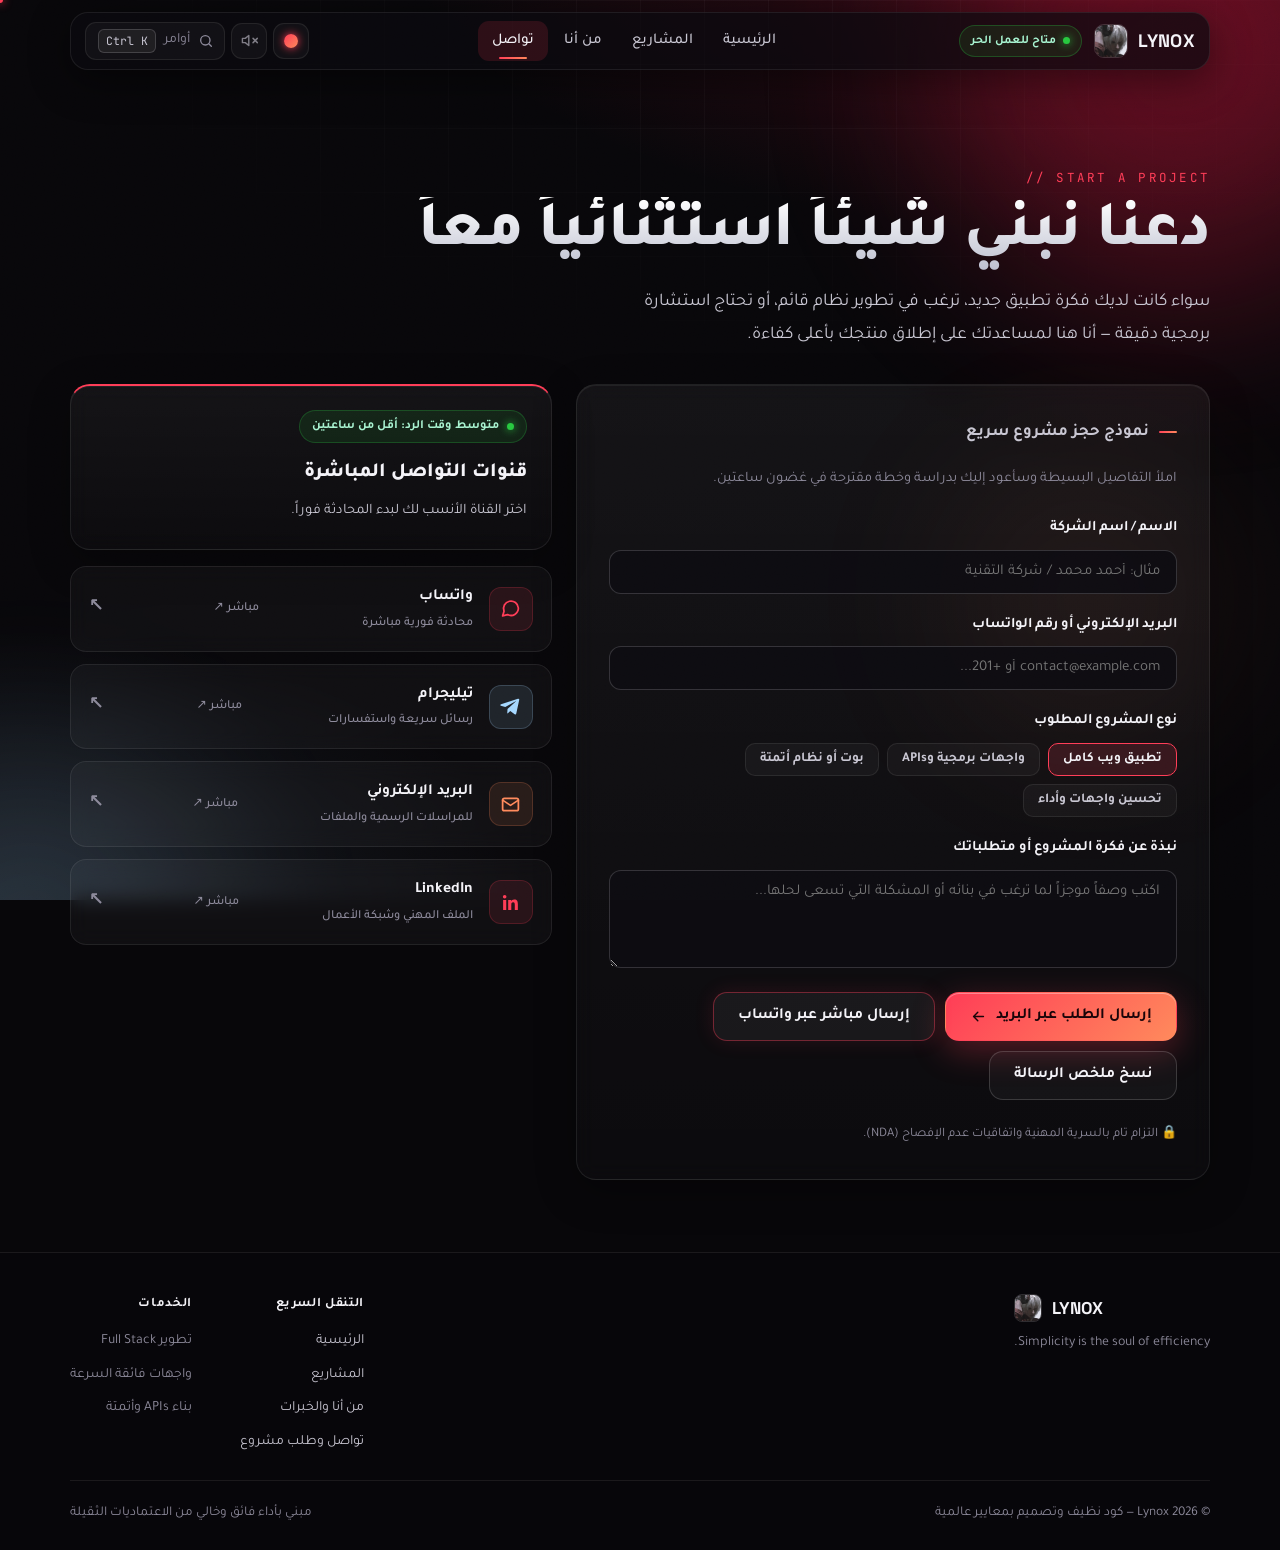
<file: contact.html>
<!DOCTYPE html>
<html lang="ar" dir="rtl">
<head>
<meta charset="UTF-8">
<meta name="viewport" content="width=device-width, initial-scale=1.0">
<title>تواصل واطلب مشروعك — Lynox</title>
<meta name="description" content="تواصل مباشرة مع Lynox لمناقشة مشروعك، طلب استشارة برمجية، أو استفسار عن خدمات التطوير.">
<meta name="theme-color" content="#08070a">
<meta name="color-scheme" content="dark">
<link rel="canonical" href="https://dev.lynox.org/contact.html">
<meta property="og:type" content="website">
<meta property="og:locale" content="ar_EG">
<meta property="og:site_name" content="Lynox">
<meta property="og:title" content="تواصل واطلب مشروعك — Lynox">
<meta property="og:description" content="تواصل مباشرة مع Lynox لمناقشة مشروعك، طلب استشارة برمجية، أو استفسار عن خدمات التطوير.">
<meta property="og:url" content="https://dev.lynox.org/contact.html">
<meta property="og:image" content="https://dev.lynox.org/og.png">
<meta property="og:image:width" content="1200">
<meta property="og:image:height" content="630">
<meta name="twitter:card" content="summary_large_image">
<meta name="twitter:title" content="تواصل واطلب مشروعك — Lynox">
<meta name="twitter:description" content="تواصل مباشرة مع Lynox لمناقشة مشروعك، طلب استشارة برمجية، أو استفسار عن خدمات التطوير.">
<meta name="twitter:image" content="https://dev.lynox.org/og.png">
<link rel="icon" href="favicon.svg" type="image/svg+xml">
<link rel="apple-touch-icon" href="avatar.jpg">
<link rel="preconnect" href="https://fonts.googleapis.com">
<link rel="preconnect" href="https://fonts.gstatic.com" crossorigin>
<link href="https://fonts.googleapis.com/css2?family=Tajawal:wght@400;500;700;800&family=Space+Grotesk:wght@500;700&family=JetBrains+Mono:wght@400;500;600&display=swap" rel="stylesheet">
<link rel="stylesheet" href="style.css">
<script>
  document.documentElement.classList.add('js');
  try {
    const acc = localStorage.getItem('lynox-accent');
    if (acc) document.documentElement.setAttribute('data-accent', acc);
    if (!sessionStorage.getItem('lynox-intro')) document.documentElement.classList.add('intro');
    if (sessionStorage.getItem('lynox-nav')) {
      document.documentElement.classList.add('arriving');
      sessionStorage.removeItem('lynox-nav');
    }
  } catch(e) {}
</script>
</head>
<body>
  <a class="skip" href="#main">تخطي للمحتوى</a>
  <div class="loader" aria-hidden="true"><div class="loader-inner"><div class="loader-word">LYNOX</div><div class="loader-bar"><i></i></div><div class="loader-num">000</div></div></div>
  <div class="curtain" aria-hidden="true"></div>
  <div class="cursor" aria-hidden="true"><i class="c-dot"></i><i class="c-ring"></i></div>
  <div class="progress" aria-hidden="true"></div>
  <div class="cursor-glow" aria-hidden="true"></div>

  <div class="bg" aria-hidden="true">
    <div class="grid-lines"></div>
    <div class="blob b1"></div>
    <div class="blob b2"></div>
    <div class="blob b3"></div>
  </div>
  <div class="grain" aria-hidden="true"></div>

  <header class="site-header">
    <div class="wrap">
      <div class="bar">
        <a class="brand" href="index.html" aria-label="Lynox — الرئيسية">
          <img src="avatar.jpg" width="34" height="34" alt="Lynox">
          <span>LYNOX</span>
        </a>
        <a class="status-badge" href="contact.html" title="متاح لقبول مشاريع جديدة واستشارات برمجية">
          <i class="status-dot"></i>
          <span>متاح للعمل الحر</span>
        </a>
        <nav class="site-nav" aria-label="التنقل الرئيسي">
          <a href="index.html">الرئيسية</a>
          <a href="projects.html">المشاريع</a>
          <a href="about.html">من أنا</a>
          <a href="contact.html" aria-current="page">تواصل</a>
        </nav>
        <div class="header-controls">
          <button class="ctrl-btn theme-toggle" type="button" data-theme-cycle title="تغيير لون الهوية (ثيم تفاعلي)" aria-label="تغيير لون الهوية">
            <span class="theme-swatch"></span>
          </button>
          <button class="ctrl-btn sound-toggle" type="button" data-sound-toggle title="تفعيل / كتم المؤثرات الصوتية" aria-label="المؤثرات الصوتية">
            <svg class="s-icon s-on" viewBox="0 0 24 24" fill="none" stroke="currentColor" stroke-width="2" stroke-linecap="round" stroke-linejoin="round" aria-hidden="true"><polygon points="11 5 6 9 2 9 2 15 6 15 11 19 11 5"/><path d="M15.54 8.46a5 5 0 0 1 0 7.07"/><path d="M19.07 4.93a10 10 0 0 1 0 14.14"/></svg>
            <svg class="s-icon s-off" viewBox="0 0 24 24" fill="none" stroke="currentColor" stroke-width="2" stroke-linecap="round" stroke-linejoin="round" aria-hidden="true"><polygon points="11 5 6 9 2 9 2 15 6 15 11 19 11 5"/><line x1="23" y1="9" x2="17" y2="15"/><line x1="17" y1="9" x2="23" y2="15"/></svg>
          </button>
          <button class="kbd-btn" type="button" data-open-palette aria-label="بحث وأوامر سريعة">
            <svg viewBox="0 0 24 24" fill="none" stroke="currentColor" stroke-width="2" stroke-linecap="round" aria-hidden="true"><circle cx="11" cy="11" r="7"/><path d="m20 20-3.5-3.5"/></svg>
            <span class="kbd-label">أوامر</span><kbd>Ctrl K</kbd>
          </button>
        </div>
      </div>
    </div>
  </header>

  <main id="main">

    <div class="wrap">
      <div class="page-head">
        <span class="kicker reveal" data-scramble>// start a project</span>
        <h1 class="page-title reveal">دعنا نبني شيئاً استثنائياً معاً</h1>
        <p class="page-lede reveal">سواء كانت لديك فكرة تطبيق جديد، ترغب في تطوير نظام قائم، أو تحتاج استشارة برمجية دقيقة — أنا هنا لمساعدتك على إطلاق منتجك بأعلى كفاءة.</p>
      </div>

      <div class="contact-layout">

        <!-- INTERACTIVE INQUIRY FORM -->
        <section class="card form-card spot reveal">
          <div class="form-header">
            <h2 class="card-title">نموذج حجز مشروع سريع</h2>
            <p class="form-sub">املأ التفاصيل البسيطة وسأعود إليك بدراسة وخطة مقترحة في غضون ساعتين.</p>
          </div>

          <form id="project-form" class="inquiry-form" autocomplete="off">
            <div class="form-group">
              <label for="f-name">الاسم / اسم الشركة</label>
              <input id="f-name" type="text" placeholder="مثال: أحمد محمد / شركة التقنية" required>
            </div>

            <div class="form-group">
              <label for="f-contact">البريد الإلكتروني أو رقم الواتساب</label>
              <input id="f-contact" type="text" placeholder="contact@example.com أو +201..." required>
            </div>

            <div class="form-group">
              <label>نوع المشروع المطلوب</label>
              <div class="form-chips" role="radiogroup" aria-label="نوع المشروع">
                <button type="button" class="form-chip is-selected" data-type="Full Stack App">تطبيق ويب كامل</button>
                <button type="button" class="form-chip" data-type="API / Backend">واجهات برمجية وAPIs</button>
                <button type="button" class="form-chip" data-type="Bot / Automation">بوت أو نظام أتمتة</button>
                <button type="button" class="form-chip" data-type="UI / UX Revamp">تحسين واجهات وأداء</button>
              </div>
            </div>

            <div class="form-group">
              <label for="f-details">نبذة عن فكرة المشروع أو متطلباتك</label>
              <textarea id="f-details" rows="4" placeholder="اكتب وصفاً موجزاً لما ترغب في بنائه أو المشكلة التي تسعى لحلها..." required></textarea>
            </div>

            <div class="form-actions">
              <button class="btn btn-primary" type="submit" id="btn-send-email">
                إرسال الطلب عبر البريد <svg viewBox="0 0 24 24" fill="none" stroke="currentColor" stroke-width="2" stroke-linecap="round" stroke-linejoin="round" aria-hidden="true"><path d="M19 12H5M11 6l-6 6 6 6"/></svg>
              </button>
              <button class="btn btn-accent" type="button" id="btn-send-whatsapp">
                إرسال مباشر عبر واتساب
              </button>
              <button class="btn btn-ghost" type="button" id="btn-copy-summary">
                نسخ ملخص الرسالة
              </button>
            </div>

            <div class="form-footnote">
              <span>🔒 التزام تام بالسرية المهنية واتفاقيات عدم الإفصاح (NDA).</span>
            </div>
          </form>
        </section>

        <!-- DIRECT CHANNELS -->
        <div class="contact-side">
          <div class="card info-box reveal">
            <div class="info-badge">
              <i class="status-dot"></i>
              <span>متوسط وقت الرد: أقل من ساعتين</span>
            </div>
            <h3>قنوات التواصل المباشرة</h3>
            <p>اختر القناة الأنسب لك لبدء المحادثة فوراً.</p>
          </div>

          <div class="links">
        <a class="link-row reveal" href="#" data-link="whatsapp">
          <span class="link-icon"><svg viewBox="0 0 24 24" fill="none" stroke="currentColor" stroke-width="2" stroke-linecap="round" stroke-linejoin="round" aria-hidden="true"><path d="M21 11.5a8.4 8.4 0 0 1-12.4 7.4L3 20.5l1.6-5.4A8.5 8.5 0 1 1 21 11.5Z"/></svg></span>
          <div class="link-text-wrap">
            <span class="link-title">واتساب</span>
            <span class="link-desc">محادثة فورية مباشرة</span>
          </div>
          <span class="link-note"></span>
        </a>
        <a class="link-row reveal" href="#" data-link="telegram">
          <span class="link-icon"><svg viewBox="0 0 24 24" fill="currentColor" aria-hidden="true"><path d="M21.94 4.5 18.6 20.06c-.25 1.1-.9 1.37-1.83.85l-5.06-3.73-2.44 2.35c-.27.27-.5.5-1.02.5l.36-5.16 9.4-8.5c.41-.36-.09-.56-.63-.2L6.03 12.6 1 11.03c-1.1-.34-1.11-1.1.23-1.63L20.5 3.15c.92-.34 1.72.22 1.44 1.35Z"/></svg></span>
          <div class="link-text-wrap">
            <span class="link-title">تيليجرام</span>
            <span class="link-desc">رسائل سريعة واستفسارات</span>
          </div>
          <span class="link-note"></span>
        </a>
        <a class="link-row reveal" href="#" data-link="email">
          <span class="link-icon"><svg viewBox="0 0 24 24" fill="none" stroke="currentColor" stroke-width="2" stroke-linecap="round" stroke-linejoin="round" aria-hidden="true"><rect x="3" y="5" width="18" height="14" rx="2"/><path d="m3 7 9 6 9-6"/></svg></span>
          <div class="link-text-wrap">
            <span class="link-title">البريد الإلكتروني</span>
            <span class="link-desc">للمراسلات الرسمية والملفات</span>
          </div>
          <span class="link-note"></span>
        </a>
        <a class="link-row reveal" href="#" data-link="linkedin">
          <span class="link-icon"><svg viewBox="0 0 24 24" fill="currentColor" aria-hidden="true"><path d="M20.45 20.45h-3.55v-5.57c0-1.33-.02-3.03-1.85-3.03-1.86 0-2.14 1.45-2.14 2.94v5.66H9.36V9h3.41v1.56h.05c.47-.9 1.63-1.85 3.35-1.85 3.59 0 4.25 2.36 4.25 5.44v6.3ZM5.34 7.43a2.06 2.06 0 1 1 0-4.12 2.06 2.06 0 0 1 0 4.12ZM7.12 20.45H3.56V9h3.56v11.45Z"/></svg></span>
          <div class="link-text-wrap">
            <span class="link-title">LinkedIn</span>
            <span class="link-desc">الملف المهني وشبكة الأعمال</span>
          </div>
          <span class="link-note"></span>
        </a>
        <a class="link-row reveal" href="#" data-link="github">
          <span class="link-icon"><svg viewBox="0 0 24 24" fill="currentColor" aria-hidden="true"><path d="M12 .5C5.73.5.98 5.24.98 11.52c0 4.94 3.2 9.13 7.65 10.61.56.1.76-.24.76-.54 0-.27-.01-1.16-.02-2.11-3.11.68-3.77-1.32-3.77-1.32-.51-1.3-1.24-1.64-1.24-1.64-1.02-.7.08-.68.08-.68 1.12.08 1.71 1.15 1.71 1.15 1 1.71 2.62 1.22 3.26.93.1-.72.39-1.22.71-1.5-2.48-.28-5.1-1.24-5.1-5.53 0-1.22.44-2.22 1.15-3-.11-.28-.5-1.42.11-2.96 0 0 .94-.3 3.08 1.15a10.7 10.7 0 0 1 5.6 0c2.14-1.45 3.08-1.15 3.08-1.15.61 1.54.22 2.68.11 2.96.72.78 1.15 1.78 1.15 3 0 4.3-2.63 5.24-5.13 5.52.4.35.76 1.04.76 2.1 0 1.51-.01 2.73-.01 3.1 0 .3.2.65.77.54 4.45-1.48 7.65-5.67 7.65-10.61C23.02 5.24 18.27.5 12 .5Z"/></svg></span>
          <div class="link-text-wrap">
            <span class="link-title">GitHub</span>
            <span class="link-desc">الأكواد والمستودعات البرمجية</span>
          </div>
          <span class="link-note"></span>
        </a>
        <a class="link-row reveal" href="#" data-link="x">
          <span class="link-icon"><svg viewBox="0 0 24 24" fill="currentColor" aria-hidden="true"><path d="M18.244 2.25h3.308l-7.227 8.26 8.502 11.24H16.17l-5.214-6.817L4.99 21.75H1.68l7.73-8.835L1.254 2.25H8.08l4.713 6.231Zm-1.161 17.52h1.833L7.084 4.126H5.117Z"/></svg></span>
          <div class="link-text-wrap">
            <span class="link-title">X / تويتر</span>
            <span class="link-desc">أحدث الأفكار والمنشورات</span>
          </div>
          <span class="link-note"></span>
        </a>
          </div>
        </div>

      </div>
    </div>
  </main>

  <footer class="site-footer">
    <div class="wrap">
      <div class="foot-main">
        <div class="foot-brand">
          <div class="foot-logo"><img src="avatar.jpg" width="28" height="28" alt=""><span>LYNOX</span></div>
          <p class="foot-tagline">Simplicity is the soul of efficiency.</p>
        </div>
        <div class="foot-nav-groups">
          <div class="foot-col">
            <span class="foot-h">التنقل السريع</span>
            <a href="index.html">الرئيسية</a>
            <a href="projects.html">المشاريع</a>
            <a href="about.html">من أنا والخبرات</a>
            <a href="contact.html">تواصل وطلب مشروع</a>
          </div>
          <div class="foot-col">
            <span class="foot-h">الخدمات</span>
            <span>تطوير Full Stack</span>
            <span>واجهات فائقة السرعة</span>
            <span>بناء APIs وأتمتة</span>
          </div>
        </div>
      </div>
      <div class="foot-sub">
        <span>© <span data-year>2026</span> Lynox — كود نظيف وتصميم بمعايير عالمية</span>
        <span>مبني بأداء فائق وخالي من الاعتماديات الثقيلة</span>
      </div>
    </div>
  </footer>

  <dialog id="palette" class="palette" aria-label="التنقل السريع">
    <div class="pal-box">
      <div class="pal-head">
        <svg viewBox="0 0 24 24" fill="none" stroke="currentColor" stroke-width="2" stroke-linecap="round" aria-hidden="true"><circle cx="11" cy="11" r="7"/><path d="m20 20-3.5-3.5"/></svg>
        <input id="pal-input" class="pal-input" type="text" placeholder="اكتب أمراً أو ابحث عن صفحة (جرّب theme أو projects أو contact)..." autocomplete="off" role="combobox" aria-expanded="true" aria-controls="pal-list">
      </div>
      <ul id="pal-list" class="pal-list" role="listbox" aria-label="النتائج"></ul>
      <div class="pal-foot">
        <span><kbd>↑</kbd> <kbd>↓</kbd> للتنقل</span>
        <span><kbd>Enter</kbd> للاختيار</span>
        <span><kbd>Esc</kbd> للإغلاق</span>
      </div>
    </div>
  </dialog>

  <script src="config.js"></script>
  <script src="app.js"></script>
</body>
</html>
</file>
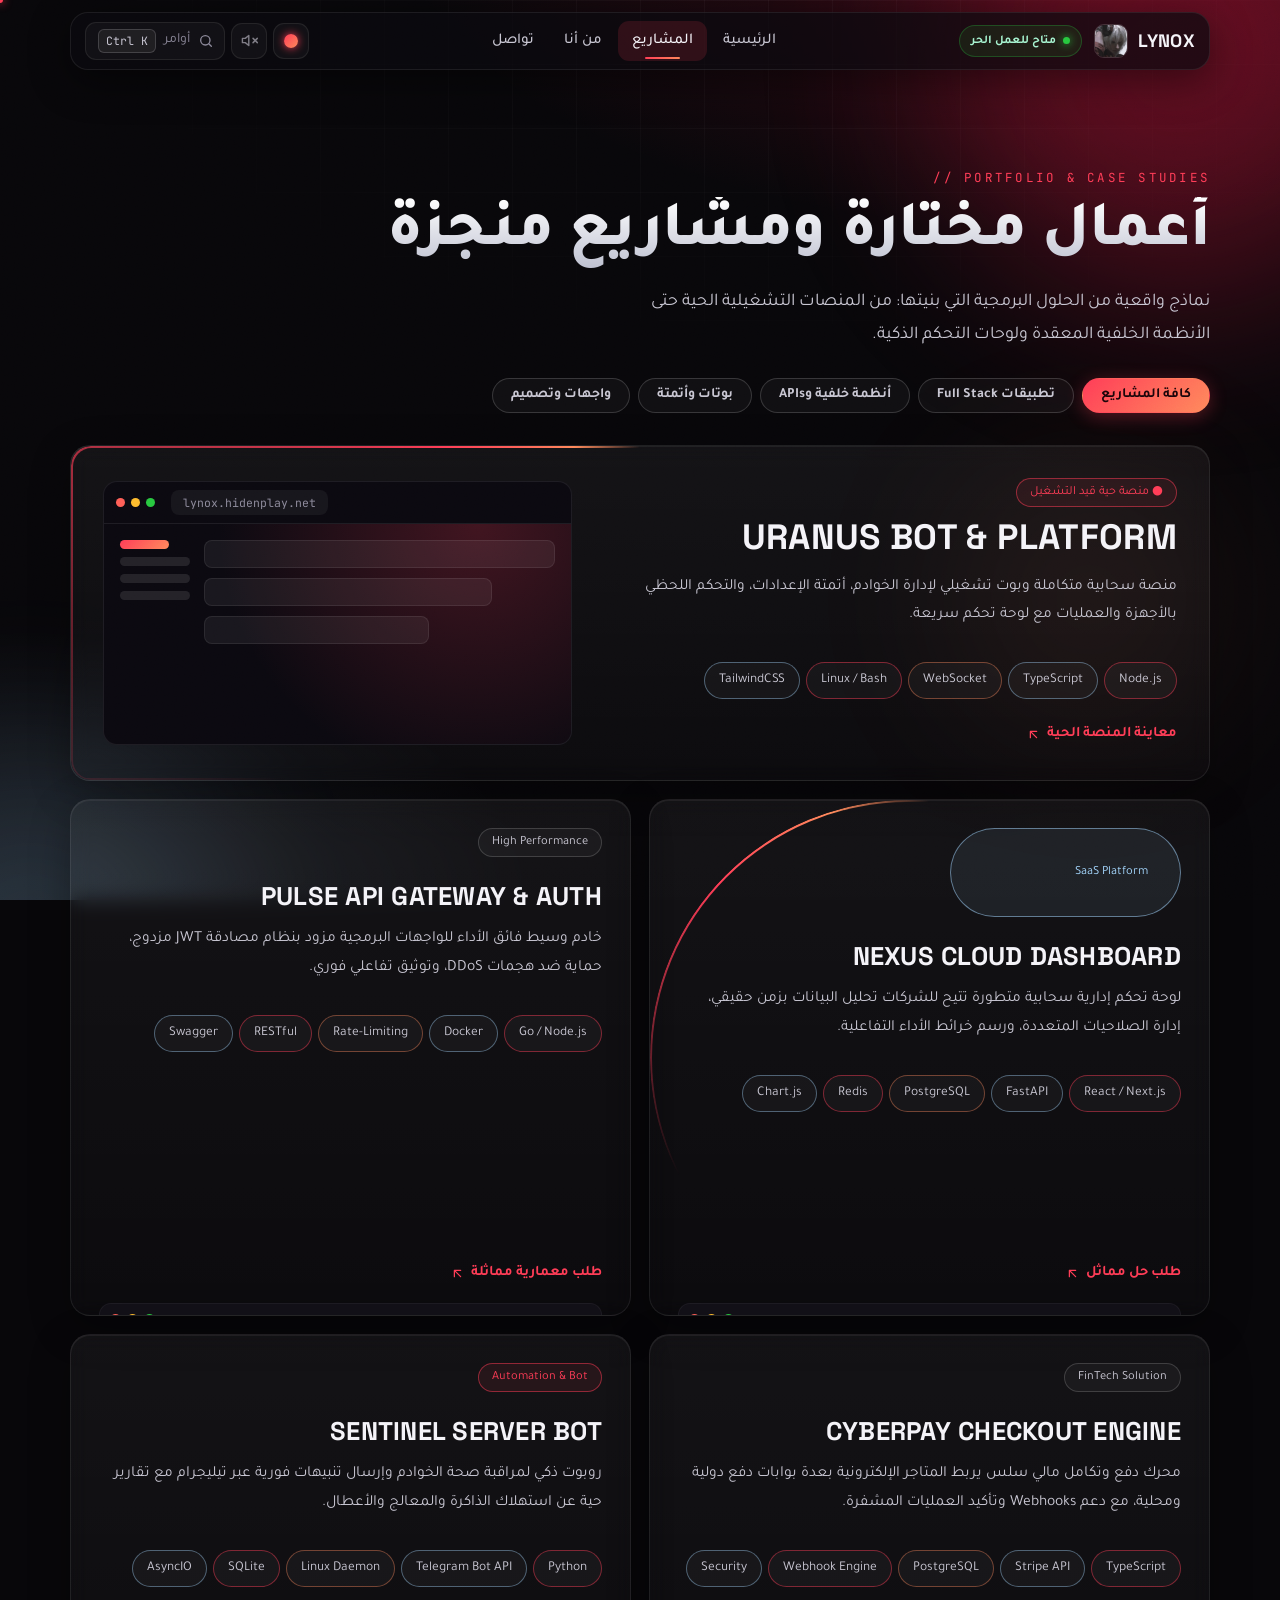
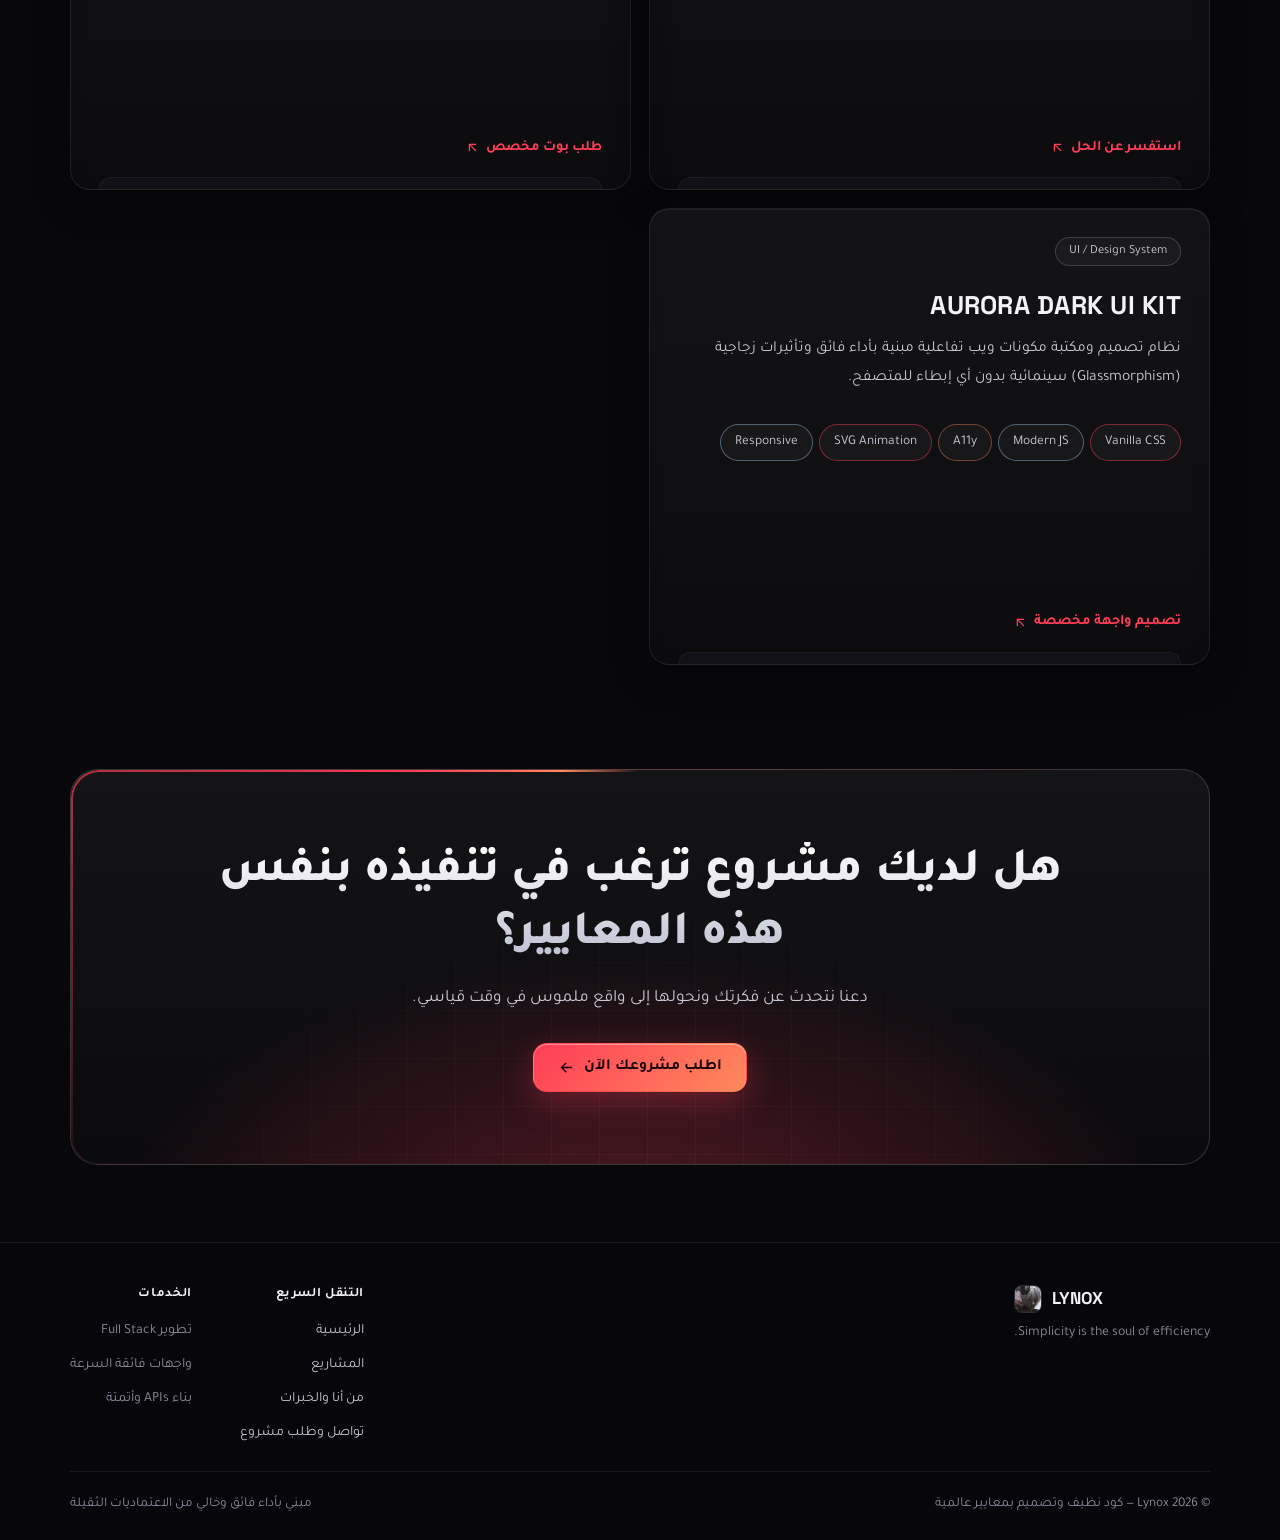
<file: projects.html>
<!DOCTYPE html>
<html lang="ar" dir="rtl">
<head>
<meta charset="UTF-8">
<meta name="viewport" content="width=device-width, initial-scale=1.0">
<title>المشاريع والأعمال — Lynox</title>
<meta name="description" content="استكشف أبرز مشاريع Lynox: منصات Full Stack، أنظمة سحابية، واجهات فائقة الأداء، وبوتات أتمتة مخصصة.">
<meta name="theme-color" content="#08070a">
<meta name="color-scheme" content="dark">
<link rel="canonical" href="https://dev.lynox.org/projects.html">
<meta property="og:type" content="website">
<meta property="og:locale" content="ar_EG">
<meta property="og:site_name" content="Lynox">
<meta property="og:title" content="المشاريع والأعمال — Lynox">
<meta property="og:description" content="استكشف أبرز مشاريع Lynox: منصات Full Stack، أنظمة سحابية، واجهات فائقة الأداء، وبوتات أتمتة مخصصة.">
<meta property="og:url" content="https://dev.lynox.org/projects.html">
<meta property="og:image" content="https://dev.lynox.org/og.png">
<meta property="og:image:width" content="1200">
<meta property="og:image:height" content="630">
<meta name="twitter:card" content="summary_large_image">
<meta name="twitter:title" content="المشاريع والأعمال — Lynox">
<meta name="twitter:description" content="استكشف أبرز مشاريع Lynox: منصات Full Stack، أنظمة سحابية، واجهات فائقة الأداء، وبوتات أتمتة مخصصة.">
<meta name="twitter:image" content="https://dev.lynox.org/og.png">
<link rel="icon" href="favicon.svg" type="image/svg+xml">
<link rel="apple-touch-icon" href="avatar.jpg">
<link rel="preconnect" href="https://fonts.googleapis.com">
<link rel="preconnect" href="https://fonts.gstatic.com" crossorigin>
<link href="https://fonts.googleapis.com/css2?family=Tajawal:wght@400;500;700;800&family=Space+Grotesk:wght@500;700&family=JetBrains+Mono:wght@400;500;600&display=swap" rel="stylesheet">
<link rel="stylesheet" href="style.css">
<script>
  document.documentElement.classList.add('js');
  try {
    const acc = localStorage.getItem('lynox-accent');
    if (acc) document.documentElement.setAttribute('data-accent', acc);
    if (!sessionStorage.getItem('lynox-intro')) document.documentElement.classList.add('intro');
    if (sessionStorage.getItem('lynox-nav')) {
      document.documentElement.classList.add('arriving');
      sessionStorage.removeItem('lynox-nav');
    }
  } catch(e) {}
</script>
</head>
<body>
  <a class="skip" href="#main">تخطي للمحتوى</a>
  <div class="loader" aria-hidden="true"><div class="loader-inner"><div class="loader-word">LYNOX</div><div class="loader-bar"><i></i></div><div class="loader-num">000</div></div></div>
  <div class="curtain" aria-hidden="true"></div>
  <div class="cursor" aria-hidden="true"><i class="c-dot"></i><i class="c-ring"></i></div>
  <div class="progress" aria-hidden="true"></div>
  <div class="cursor-glow" aria-hidden="true"></div>

  <div class="bg" aria-hidden="true">
    <div class="grid-lines"></div>
    <div class="blob b1"></div>
    <div class="blob b2"></div>
    <div class="blob b3"></div>
  </div>
  <div class="grain" aria-hidden="true"></div>

  <header class="site-header">
    <div class="wrap">
      <div class="bar">
        <a class="brand" href="index.html" aria-label="Lynox — الرئيسية">
          <img src="avatar.jpg" width="34" height="34" alt="Lynox">
          <span>LYNOX</span>
        </a>
        <a class="status-badge" href="contact.html" title="متاح لقبول مشاريع جديدة واستشارات برمجية">
          <i class="status-dot"></i>
          <span>متاح للعمل الحر</span>
        </a>
        <nav class="site-nav" aria-label="التنقل الرئيسي">
          <a href="index.html">الرئيسية</a>
          <a href="projects.html" aria-current="page">المشاريع</a>
          <a href="about.html">من أنا</a>
          <a href="contact.html">تواصل</a>
        </nav>
        <div class="header-controls">
          <button class="ctrl-btn theme-toggle" type="button" data-theme-cycle title="تغيير لون الهوية (ثيم تفاعلي)" aria-label="تغيير لون الهوية">
            <span class="theme-swatch"></span>
          </button>
          <button class="ctrl-btn sound-toggle" type="button" data-sound-toggle title="تفعيل / كتم المؤثرات الصوتية" aria-label="المؤثرات الصوتية">
            <svg class="s-icon s-on" viewBox="0 0 24 24" fill="none" stroke="currentColor" stroke-width="2" stroke-linecap="round" stroke-linejoin="round" aria-hidden="true"><polygon points="11 5 6 9 2 9 2 15 6 15 11 19 11 5"/><path d="M15.54 8.46a5 5 0 0 1 0 7.07"/><path d="M19.07 4.93a10 10 0 0 1 0 14.14"/></svg>
            <svg class="s-icon s-off" viewBox="0 0 24 24" fill="none" stroke="currentColor" stroke-width="2" stroke-linecap="round" stroke-linejoin="round" aria-hidden="true"><polygon points="11 5 6 9 2 9 2 15 6 15 11 19 11 5"/><line x1="23" y1="9" x2="17" y2="15"/><line x1="17" y1="9" x2="23" y2="15"/></svg>
          </button>
          <button class="kbd-btn" type="button" data-open-palette aria-label="بحث وأوامر سريعة">
            <svg viewBox="0 0 24 24" fill="none" stroke="currentColor" stroke-width="2" stroke-linecap="round" aria-hidden="true"><circle cx="11" cy="11" r="7"/><path d="m20 20-3.5-3.5"/></svg>
            <span class="kbd-label">أوامر</span><kbd>Ctrl K</kbd>
          </button>
        </div>
      </div>
    </div>
  </header>

  <main id="main">

    <div class="wrap">
      <div class="page-head">
        <span class="kicker reveal" data-scramble>// portfolio &amp; case studies</span>
        <h1 class="page-title reveal">أعمال مختارة ومشاريع منجزة</h1>
        <p class="page-lede reveal">نماذج واقعية من الحلول البرمجية التي بنيتها: من المنصات التشغيلية الحية حتى الأنظمة الخلفية المعقدة ولوحات التحكم الذكية.</p>

        <!-- PROJECT FILTERS -->
        <div class="project-filters reveal" role="tablist" aria-label="تصفية المشاريع">
          <button class="filter-btn is-active" type="button" data-filter="all">كافة المشاريع</button>
          <button class="filter-btn" type="button" data-filter="fullstack">تطبيقات Full Stack</button>
          <button class="filter-btn" type="button" data-filter="backend">أنظمة خلفية وAPIs</button>
          <button class="filter-btn" type="button" data-filter="bots">بوتات وأتمتة</button>
          <button class="filter-btn" type="button" data-filter="ui">واجهات وتصميم</button>
        </div>
      </div>

      <div class="section tight">
        <div class="project-grid" id="project-list">

          <div class="card project-item spot reveal featured" data-cat="fullstack">
            <div class="project-copy">
              <span class="badge live">● منصة حية قيد التشغيل</span>
              <h2 class="project-title">URANUS BOT & PLATFORM</h2>
              <p class="project-desc">منصة سحابية متكاملة وبوت تشغيلي لإدارة الخوادم، أتمتة الإعدادات، والتحكم اللحظي بالأجهزة والعمليات مع لوحة تحكم سريعة.</p>
              <div class="project-stack"><span class="chip-tag">Node.js</span><span class="chip-tag">TypeScript</span><span class="chip-tag">WebSocket</span><span class="chip-tag">Linux / Bash</span><span class="chip-tag">TailwindCSS</span></div>
              <a class="more" href="https://lynox.hidenplay.net/" target="_blank" rel="noopener">معاينة المنصة الحية <svg viewBox="0 0 24 24" fill="none" stroke="currentColor" stroke-width="2" stroke-linecap="round" stroke-linejoin="round" aria-hidden="true"><path d="M17 17 7 7M7 17V7h10"/></svg></a>
            </div>
            <div class="preview" aria-hidden="true">
            <div class="preview-bar"><span class="dot r"></span><span class="dot y"></span><span class="dot g"></span><span class="preview-url">lynox.hidenplay.net</span></div>
            <div class="preview-body"><div class="sb"><i></i><i></i><i></i><i></i></div><div class="mn"><b></b><b></b><b></b></div></div>
          </div>
          </div>

          <div class="card project-item spot reveal" data-cat="fullstack">
            <div class="project-copy">
              <span class="badge featured">SaaS Platform</span>
              <h2 class="project-title">NEXUS CLOUD DASHBOARD</h2>
              <p class="project-desc">لوحة تحكم إدارية سحابية متطورة تتيح للشركات تحليل البيانات بزمن حقيقي، إدارة الصلاحيات المتعددة، ورسم خرائط الأداء التفاعلية.</p>
              <div class="project-stack"><span class="chip-tag">React / Next.js</span><span class="chip-tag">FastAPI</span><span class="chip-tag">PostgreSQL</span><span class="chip-tag">Redis</span><span class="chip-tag">Chart.js</span></div>
              <a class="more" href="contact.html?project=nexus">طلب حل مماثل <svg viewBox="0 0 24 24" fill="none" stroke="currentColor" stroke-width="2" stroke-linecap="round" stroke-linejoin="round" aria-hidden="true"><path d="M17 17 7 7M7 17V7h10"/></svg></a>
            </div>
            
          <div class="project-mockup" aria-hidden="true">
            <div class="mockup-header"><span class="dot r"></span><span class="dot y"></span><span class="dot g"></span><span class="mockup-title">NEXUS CLOUD DASHBOARD</span></div>
            <div class="mockup-content"><div class="mock-grid"><div class="mock-sidebar"></div><div class="mock-main"><i></i><i></i></div></div></div>
          </div>
          </div>

          <div class="card project-item spot reveal" data-cat="backend">
            <div class="project-copy">
              <span class="badge">High Performance</span>
              <h2 class="project-title">PULSE API GATEWAY & AUTH</h2>
              <p class="project-desc">خادم وسيط فائق الأداء للواجهات البرمجية مزود بنظام مصادقة JWT مزدوج، حماية ضد هجمات DDoS، وتوثيق تفاعلي فوري.</p>
              <div class="project-stack"><span class="chip-tag">Go / Node.js</span><span class="chip-tag">Docker</span><span class="chip-tag">Rate-Limiting</span><span class="chip-tag">RESTful</span><span class="chip-tag">Swagger</span></div>
              <a class="more" href="contact.html?project=pulse">طلب معمارية مماثلة <svg viewBox="0 0 24 24" fill="none" stroke="currentColor" stroke-width="2" stroke-linecap="round" stroke-linejoin="round" aria-hidden="true"><path d="M17 17 7 7M7 17V7h10"/></svg></a>
            </div>
            
          <div class="project-mockup" aria-hidden="true">
            <div class="mockup-header"><span class="dot r"></span><span class="dot y"></span><span class="dot g"></span><span class="mockup-title">PULSE API GATEWAY & AUTH</span></div>
            <div class="mockup-content"><div class="mock-grid"><div class="mock-sidebar"></div><div class="mock-main"><i></i><i></i></div></div></div>
          </div>
          </div>

          <div class="card project-item spot reveal" data-cat="fullstack">
            <div class="project-copy">
              <span class="badge">FinTech Solution</span>
              <h2 class="project-title">CYBERPAY CHECKOUT ENGINE</h2>
              <p class="project-desc">محرك دفع وتكامل مالي سلس يربط المتاجر الإلكترونية بعدة بوابات دفع دولية ومحلية، مع دعم Webhooks وتأكيد العمليات المشفرة.</p>
              <div class="project-stack"><span class="chip-tag">TypeScript</span><span class="chip-tag">Stripe API</span><span class="chip-tag">PostgreSQL</span><span class="chip-tag">Webhook Engine</span><span class="chip-tag">Security</span></div>
              <a class="more" href="contact.html?project=cyberpay">استفسر عن الحل <svg viewBox="0 0 24 24" fill="none" stroke="currentColor" stroke-width="2" stroke-linecap="round" stroke-linejoin="round" aria-hidden="true"><path d="M17 17 7 7M7 17V7h10"/></svg></a>
            </div>
            
          <div class="project-mockup" aria-hidden="true">
            <div class="mockup-header"><span class="dot r"></span><span class="dot y"></span><span class="dot g"></span><span class="mockup-title">CYBERPAY CHECKOUT ENGINE</span></div>
            <div class="mockup-content"><div class="mock-grid"><div class="mock-sidebar"></div><div class="mock-main"><i></i><i></i></div></div></div>
          </div>
          </div>

          <div class="card project-item spot reveal" data-cat="bots">
            <div class="project-copy">
              <span class="badge live">Automation & Bot</span>
              <h2 class="project-title">SENTINEL SERVER BOT</h2>
              <p class="project-desc">روبوت ذكي لمراقبة صحة الخوادم وإرسال تنبيهات فورية عبر تيليجرام مع تقارير حية عن استهلاك الذاكرة والمعالج والأعطال.</p>
              <div class="project-stack"><span class="chip-tag">Python</span><span class="chip-tag">Telegram Bot API</span><span class="chip-tag">Linux Daemon</span><span class="chip-tag">SQLite</span><span class="chip-tag">AsyncIO</span></div>
              <a class="more" href="contact.html?project=sentinel">طلب بوت مخصص <svg viewBox="0 0 24 24" fill="none" stroke="currentColor" stroke-width="2" stroke-linecap="round" stroke-linejoin="round" aria-hidden="true"><path d="M17 17 7 7M7 17V7h10"/></svg></a>
            </div>
            
          <div class="project-mockup" aria-hidden="true">
            <div class="mockup-header"><span class="dot r"></span><span class="dot y"></span><span class="dot g"></span><span class="mockup-title">SENTINEL SERVER BOT</span></div>
            <div class="mockup-content"><div class="mock-grid"><div class="mock-sidebar"></div><div class="mock-main"><i></i><i></i></div></div></div>
          </div>
          </div>

          <div class="card project-item spot reveal" data-cat="ui">
            <div class="project-copy">
              <span class="badge">UI / Design System</span>
              <h2 class="project-title">AURORA DARK UI KIT</h2>
              <p class="project-desc">نظام تصميم ومكتبة مكونات ويب تفاعلية مبنية بأداء فائق وتأثيرات زجاجية (Glassmorphism) سينمائية بدون أي إبطاء للمتصفح.</p>
              <div class="project-stack"><span class="chip-tag">Vanilla CSS</span><span class="chip-tag">Modern JS</span><span class="chip-tag">A11y</span><span class="chip-tag">SVG Animation</span><span class="chip-tag">Responsive</span></div>
              <a class="more" href="contact.html?project=aurora">تصميم واجهة مخصصة <svg viewBox="0 0 24 24" fill="none" stroke="currentColor" stroke-width="2" stroke-linecap="round" stroke-linejoin="round" aria-hidden="true"><path d="M17 17 7 7M7 17V7h10"/></svg></a>
            </div>
            
          <div class="project-mockup" aria-hidden="true">
            <div class="mockup-header"><span class="dot r"></span><span class="dot y"></span><span class="dot g"></span><span class="mockup-title">AURORA DARK UI KIT</span></div>
            <div class="mockup-content"><div class="mock-grid"><div class="mock-sidebar"></div><div class="mock-main"><i></i><i></i></div></div></div>
          </div>
          </div>
        </div>
      </div>

      <!-- GITHUB LIVE REPOS -->
      <section class="section tight" data-gh hidden>
        <div class="section-head reveal">
          <div>
            <span class="kicker" data-scramble>// open source</span>
            <h2 class="section-title small">مستودعات برمجية مفتوحة المصدر</h2>
          </div>
        </div>
        <ul class="repo-list" data-gh-list></ul>
      </section>

      <!-- BOTTOM CTA -->
      <section class="cta reveal">
        <h2 class="cta-text">هل لديك مشروع ترغب في تنفيذه بنفس هذه المعايير؟</h2>
        <p class="cta-sub">دعنا نتحدث عن فكرتك ونحولها إلى واقع ملموس في وقت قياسي.</p>
        <div class="actions">
          <a class="btn btn-primary" href="contact.html" data-magnetic>اطلب مشروعك الآن <svg viewBox="0 0 24 24" fill="none" stroke="currentColor" stroke-width="2" stroke-linecap="round" stroke-linejoin="round" aria-hidden="true"><path d="M19 12H5M11 6l-6 6 6 6"/></svg></a>
        </div>
      </section>

    </div>
  </main>

  <footer class="site-footer">
    <div class="wrap">
      <div class="foot-main">
        <div class="foot-brand">
          <div class="foot-logo"><img src="avatar.jpg" width="28" height="28" alt=""><span>LYNOX</span></div>
          <p class="foot-tagline">Simplicity is the soul of efficiency.</p>
        </div>
        <div class="foot-nav-groups">
          <div class="foot-col">
            <span class="foot-h">التنقل السريع</span>
            <a href="index.html">الرئيسية</a>
            <a href="projects.html">المشاريع</a>
            <a href="about.html">من أنا والخبرات</a>
            <a href="contact.html">تواصل وطلب مشروع</a>
          </div>
          <div class="foot-col">
            <span class="foot-h">الخدمات</span>
            <span>تطوير Full Stack</span>
            <span>واجهات فائقة السرعة</span>
            <span>بناء APIs وأتمتة</span>
          </div>
        </div>
      </div>
      <div class="foot-sub">
        <span>© <span data-year>2026</span> Lynox — كود نظيف وتصميم بمعايير عالمية</span>
        <span>مبني بأداء فائق وخالي من الاعتماديات الثقيلة</span>
      </div>
    </div>
  </footer>

  <dialog id="palette" class="palette" aria-label="التنقل السريع">
    <div class="pal-box">
      <div class="pal-head">
        <svg viewBox="0 0 24 24" fill="none" stroke="currentColor" stroke-width="2" stroke-linecap="round" aria-hidden="true"><circle cx="11" cy="11" r="7"/><path d="m20 20-3.5-3.5"/></svg>
        <input id="pal-input" class="pal-input" type="text" placeholder="اكتب أمراً أو ابحث عن صفحة (جرّب theme أو projects أو contact)..." autocomplete="off" role="combobox" aria-expanded="true" aria-controls="pal-list">
      </div>
      <ul id="pal-list" class="pal-list" role="listbox" aria-label="النتائج"></ul>
      <div class="pal-foot">
        <span><kbd>↑</kbd> <kbd>↓</kbd> للتنقل</span>
        <span><kbd>Enter</kbd> للاختيار</span>
        <span><kbd>Esc</kbd> للإغلاق</span>
      </div>
    </div>
  </dialog>

  <script src="config.js"></script>
  <script src="app.js"></script>
</body>
</html>
</file>
<file: style.css>
/* ==========================================================================
   LYNOX — design system
   Identity: silver & crimson, drawn from the portrait. Dark, cinematic, calm.
   Enhanced with dynamic themes, metrics, interactive services & client portal.
   ========================================================================== */

@view-transition { navigation: auto; }

:root {
  --bg: #08070a;
  --bg-2: #0e0c12;
  --surface: rgba(255, 255, 255, 0.035);
  --surface-2: rgba(255, 255, 255, 0.07);
  --line: rgba(255, 255, 255, 0.08);
  --line-strong: rgba(255, 255, 255, 0.16);
  --text: #f4f3f8;
  --text-2: #c9c7d3;
  --text-3: #8d8a9b;
  --red: #ff3d57;
  --red-deep: #c4163a;
  --ember: #ff8a5c;
  --ice: #a5d8ff;
  --silver: #e9ebf4;
  --on-red: #1a0409;
  --r: 20px;
  --mono: "JetBrains Mono", ui-monospace, SFMono-Regular, Menlo, monospace;
  --display: "Space Grotesk", "Tajawal", system-ui, sans-serif;
  --body: "Tajawal", system-ui, -apple-system, "Segoe UI", sans-serif;
  --ease: cubic-bezier(0.16, 1, 0.3, 1);
  --bounce: cubic-bezier(0.34, 1.56, 0.64, 1);
  --grad-red: linear-gradient(135deg, var(--red) 0%, var(--ember) 100%);
  --grad-silver: linear-gradient(180deg, #ffffff 0%, #b9bccd 100%);
}

/* ---------- Theme Color Accents ---------- */
[data-accent="cyan"] {
  --red: #00f0ff;
  --red-deep: #0284c7;
  --ember: #38bdf8;
  --on-red: #021a24;
  --grad-red: linear-gradient(135deg, #00f0ff 0%, #38bdf8 100%);
}
[data-accent="matrix"] {
  --red: #10b981;
  --red-deep: #059669;
  --ember: #34d399;
  --on-red: #022013;
  --grad-red: linear-gradient(135deg, #10b981 0%, #6ee7b7 100%);
}
[data-accent="purple"] {
  --red: #b845ed;
  --red-deep: #7e22ce;
  --ember: #ff52d9;
  --on-red: #1c0226;
  --grad-red: linear-gradient(135deg, #b845ed 0%, #ff52d9 100%);
}
[data-accent="amber"] {
  --red: #ffb703;
  --red-deep: #d97706;
  --ember: #fbbf24;
  --on-red: #241400;
  --grad-red: linear-gradient(135deg, #ffb703 0%, #fbbf24 100%);
}

*, *::before, *::after { box-sizing: border-box; }
[hidden] { display: none !important; }
html { color-scheme: dark; scroll-behavior: smooth; scroll-padding-top: 90px; }

body {
  margin: 0; min-height: 100vh; display: flex; flex-direction: column;
  background: var(--bg); color: var(--text);
  font-family: var(--body); font-size: 17px; line-height: 1.85;
  overflow-x: hidden; -webkit-font-smoothing: antialiased; text-rendering: optimizeLegibility;
}
main { flex: 1; position: relative; z-index: 2; }
a { color: inherit; }
img { max-width: 100%; }
::selection { background: var(--red); color: var(--on-red); }
:focus-visible { outline: 2px solid var(--ice); outline-offset: 3px; border-radius: 8px; }

.skip {
  position: absolute; inset-inline-start: 12px; top: -64px; z-index: 200;
  padding: 8px 16px; border-radius: 10px; background: var(--red); color: var(--on-red);
  font-weight: 700; text-decoration: none;
}
.skip:focus { top: 12px; }
.wrap { width: min(1140px, 100% - 40px); margin-inline: auto; }

/* ---------- Scroll progress + cursor glow ---------- */
.progress {
  position: fixed; inset: 0 0 auto 0; height: 3px; z-index: 120; pointer-events: none;
  background: var(--grad-red); transform-origin: right center; transform: scaleX(var(--p, 0));
  box-shadow: 0 0 14px rgba(255, 61, 87, 0.7);
}
.cursor-glow {
  position: fixed; left: 0; top: 0; width: 520px; height: 520px; z-index: 1; pointer-events: none;
  margin: -260px 0 0 -260px; border-radius: 50%; opacity: 0;
  background: radial-gradient(circle, rgba(255, 61, 87, 0.13), transparent 65%);
  transition: opacity 0.4s; will-change: transform;
}
.cursor-glow.on { opacity: 1; }

/* ---------- Background ---------- */
.bg { position: fixed; inset: 0; z-index: 0; overflow: hidden; pointer-events: none; will-change: transform; }
.bg::before {
  content: ""; position: absolute; inset: 0;
  background:
    radial-gradient(ellipse 90% 60% at 85% -10%, rgba(196, 22, 58, 0.28) 0%, transparent 60%),
    radial-gradient(ellipse 70% 50% at 0% 100%, rgba(165, 216, 255, 0.10) 0%, transparent 60%),
    var(--bg);
}
.grid-lines {
  position: absolute; inset: 0; opacity: 0.5;
  background-image:
    linear-gradient(var(--line) 1px, transparent 1px),
    linear-gradient(90deg, var(--line) 1px, transparent 1px);
  background-size: 64px 64px;
  -webkit-mask-image: radial-gradient(ellipse 75% 55% at 60% 0%, #000 0%, transparent 75%);
  mask-image: radial-gradient(ellipse 75% 55% at 60% 0%, #000 0%, transparent 75%);
}
.blob { position: absolute; border-radius: 50%; filter: blur(90px); will-change: transform; transform: translateZ(0); }
.blob.b1 { width: 480px; height: 480px; background: var(--red-deep); top: -180px; right: -140px; opacity: 0.38; animation: float1 32s ease-in-out infinite; }
.blob.b2 { width: 380px; height: 380px; background: var(--ice); bottom: -220px; left: -160px; opacity: 0.12; animation: float2 38s ease-in-out infinite; }
.blob.b3 { width: 280px; height: 280px; background: var(--ember); bottom: 18%; right: 4%; opacity: 0.08; animation: float3 28s ease-in-out infinite; }
@keyframes float1 { 0%,100% { transform: translate(0,0) scale(1); } 50% { transform: translate(-50px,70px) scale(1.1); } }
@keyframes float2 { 0%,100% { transform: translate(0,0) scale(1); } 50% { transform: translate(80px,-40px) scale(0.96); } }
@keyframes float3 { 0%,100% { transform: translate(0,0) scale(1); } 50% { transform: translate(-40px,-40px) scale(1.12); } }

/* Film grain */
.grain {
  position: fixed; inset: 0; z-index: 3; pointer-events: none; opacity: 0.05; mix-blend-mode: overlay;
  background-image: url("data:image/svg+xml;utf8,<svg xmlns='http://www.w3.org/2000/svg' width='160' height='160'><filter id='n'><feTurbulence type='fractalNoise' baseFrequency='.9' numOctaves='2' stitchTiles='stitch'/></filter><rect width='100%' height='100%' filter='url(%23n)'/></svg>");
}

/* ---------- Header ---------- */
.site-header { position: sticky; top: 0; z-index: 60; padding: 12px 0; view-transition-name: site-header; }
.bar {
  display: flex; align-items: center; gap: 12px; flex-wrap: wrap;
  padding: 8px 14px; border-radius: 18px;
  background: rgba(12, 10, 16, 0.72); border: 1px solid var(--line);
  backdrop-filter: blur(20px) saturate(140%); -webkit-backdrop-filter: blur(20px) saturate(140%);
  box-shadow: 0 10px 40px rgba(0, 0, 0, 0.45);
  transition: background 0.3s, border-color 0.3s;
}
.site-header.scrolled .bar { background: rgba(12, 10, 16, 0.9); border-color: var(--line-strong); }
.brand {
  display: inline-flex; align-items: center; gap: 10px; text-decoration: none;
  font-family: var(--display); font-weight: 700; font-size: 18px; letter-spacing: 0.02em; direction: ltr;
}
.brand img { width: 34px; height: 34px; border-radius: 10px; object-fit: cover; object-position: 55% 30%; border: 1px solid var(--line-strong); }

.status-badge {
  display: inline-flex; align-items: center; gap: 7px;
  padding: 4px 11px; border-radius: 999px;
  background: rgba(40, 200, 64, 0.1); border: 1px solid rgba(40, 200, 64, 0.28);
  color: #a7f3d0; font-size: 12px; font-weight: 700; text-decoration: none;
  transition: all 0.25s var(--ease);
}
.status-badge:hover { background: rgba(40, 200, 64, 0.18); border-color: rgba(40, 200, 64, 0.5); transform: translateY(-1px); }
.status-dot {
  width: 7px; height: 7px; border-radius: 50%; background: #28c840;
  box-shadow: 0 0 8px #28c840; animation: pulseDot 2s infinite;
}
@keyframes pulseDot { 0%, 100% { opacity: 1; transform: scale(1); } 50% { opacity: 0.4; transform: scale(0.85); } }

.site-nav { margin-inline: auto; display: flex; gap: 2px; }
.site-nav a {
  position: relative; padding: 6px 14px; border-radius: 11px; color: var(--text-2);
  font-size: 15px; font-weight: 500; text-decoration: none; transition: background 0.2s, color 0.2s;
}
.site-nav a:hover { background: var(--surface-2); color: var(--text); }
.site-nav a[aria-current="page"] { color: var(--text); background: rgba(255, 61, 87, 0.14); }
.site-nav a[aria-current="page"]::after {
  content: ""; position: absolute; inset-inline: 30%; bottom: 2px; height: 2px; border-radius: 2px; background: var(--grad-red);
}

.header-controls { display: inline-flex; align-items: center; gap: 6px; }
.ctrl-btn {
  display: grid; place-items: center; width: 36px; height: 36px;
  border-radius: 11px; border: 1px solid var(--line); background: var(--surface);
  color: var(--text-2); cursor: pointer; transition: all 0.2s;
}
.ctrl-btn:hover { background: var(--surface-2); color: var(--text); border-color: var(--line-strong); }
.theme-swatch { width: 14px; height: 14px; border-radius: 50%; background: var(--grad-red); box-shadow: 0 0 8px var(--red); }
.s-icon { width: 17px; height: 17px; }
body:not(.sound-active) .sound-toggle .s-on { display: none; }
body:not(.sound-active) .sound-toggle .s-off { display: block; opacity: 0.6; }
body.sound-active .sound-toggle .s-on { display: block; color: var(--red); }
body.sound-active .sound-toggle .s-off { display: none; }

.kbd-btn {
  display: inline-flex; align-items: center; gap: 8px; padding: 6px 10px 6px 12px;
  border-radius: 11px; border: 1px solid var(--line); background: var(--surface);
  color: var(--text-3); font-family: inherit; font-size: 14px; cursor: pointer;
  transition: background 0.2s, color 0.2s, border-color 0.2s;
}
.kbd-btn:hover { background: var(--surface-2); color: var(--text); border-color: var(--line-strong); }
.kbd-btn svg { width: 16px; height: 16px; }
kbd {
  padding: 1px 7px; border-radius: 6px; border: 1px solid var(--line-strong);
  background: rgba(255, 255, 255, 0.06); font-family: var(--mono); font-size: 11.5px; color: var(--text-2);
  direction: ltr; display: inline-block; line-height: 1.7;
}

/* ---------- Buttons ---------- */
.btn {
  position: relative; display: inline-flex; align-items: center; justify-content: center; gap: 9px;
  padding: 12px 24px; border-radius: 14px; border: 1px solid transparent;
  font-family: inherit; font-size: 15.5px; font-weight: 700; line-height: 1.5; text-decoration: none; cursor: pointer;
  transition: transform 0.25s var(--bounce), background 0.2s, border-color 0.2s, box-shadow 0.25s;
  will-change: transform;
}
.btn svg { width: 17px; height: 17px; transition: transform 0.25s var(--ease); }
.btn:hover svg { transform: translateX(-3px); }
.btn-primary { background: var(--grad-red); color: var(--on-red); box-shadow: 0 10px 34px rgba(255, 61, 87, 0.3), inset 0 1px 0 rgba(255,255,255,.35); }
.btn-primary:hover { box-shadow: 0 14px 44px rgba(255, 61, 87, 0.48), inset 0 1px 0 rgba(255,255,255,.35); }
.btn-accent {
  background: rgba(255, 255, 255, 0.05); border-color: rgba(255, 61, 87, 0.4);
  color: var(--text); box-shadow: 0 0 20px rgba(255, 61, 87, 0.12);
}
.btn-accent:hover {
  background: rgba(255, 61, 87, 0.14); border-color: var(--red);
  box-shadow: 0 0 30px rgba(255, 61, 87, 0.28);
}
.btn-ghost { background: var(--surface); border-color: var(--line-strong); color: var(--text); }
.btn-ghost:hover { background: var(--surface-2); border-color: rgba(255,255,255,.3); }
.actions { display: flex; flex-wrap: wrap; gap: 12px; }

/* ---------- Cards ---------- */
.card {
  position: relative; padding: 28px; border-radius: var(--r);
  background: linear-gradient(180deg, rgba(255,255,255,0.05), rgba(255,255,255,0.02));
  border: 1px solid var(--line);
  backdrop-filter: blur(10px); -webkit-backdrop-filter: blur(10px);
  box-shadow: 0 12px 40px rgba(0, 0, 0, 0.3), inset 0 1px 0 rgba(255, 255, 255, 0.06);
}
.spot { overflow: hidden; }
.spot::before {
  content: ""; position: absolute; inset: 0; border-radius: inherit; pointer-events: none; opacity: 0;
  background: radial-gradient(340px circle at var(--mx, 50%) var(--my, 50%), rgba(255, 61, 87, 0.17), transparent 70%);
  transition: opacity 0.3s;
}
.spot:hover::before { opacity: 1; }
.spot:hover { border-color: rgba(255, 61, 87, 0.35); }
.card-title { margin: 0 0 18px; font-size: 1.05rem; font-weight: 700; color: var(--text-2); display: flex; align-items: center; gap: 10px; }
.card-title::before { content: ""; width: 18px; height: 2px; border-radius: 2px; background: var(--grad-red); }

/* Reveal */
.reveal { transition: opacity 0.8s var(--ease) var(--d, 0s), translate 0.8s var(--ease) var(--d, 0s); }
.card.reveal, .link-row.reveal, .stat-card.reveal {
  transition: opacity 0.8s var(--ease) var(--d, 0s), translate 0.8s var(--ease) var(--d, 0s),
              transform 0.3s var(--bounce), background-color 0.25s, border-color 0.25s;
}
.js .reveal:not(.in) { opacity: 0; translate: 0 26px; }

/* ---------- Hero ---------- */
.hero { position: relative; display: grid; grid-template-columns: 1.1fr 0.9fr; gap: clamp(28px, 5vw, 72px); align-items: center; padding-block: clamp(32px, 6vw, 76px) clamp(36px, 5vw, 64px); }
.eyebrow {
  display: inline-flex; align-items: center; gap: 10px; margin-bottom: 24px;
  padding: 6px 16px 6px 10px; border-radius: 999px;
  background: var(--surface); border: 1px solid var(--line-strong);
  font-size: 14px; color: var(--text-2); text-decoration: none; transition: background 0.2s, border-color 0.2s;
}
.eyebrow:hover { background: var(--surface-2); border-color: rgba(255, 61, 87, 0.5); }
.eyebrow .pulse { position: relative; width: 20px; height: 20px; display: grid; place-items: center; }
.eyebrow .pulse::before, .eyebrow .pulse::after { content: ""; position: absolute; border-radius: 50%; }
.eyebrow .pulse::before { width: 8px; height: 8px; background: var(--red); box-shadow: 0 0 12px var(--red); }
.eyebrow .pulse::after { width: 8px; height: 8px; border: 1px solid var(--red); animation: ping 2.2s var(--ease) infinite; }
@keyframes ping { 0% { transform: scale(1); opacity: 0.9; } 100% { transform: scale(3.6); opacity: 0; } }
.eyebrow .avail-text { font-weight: 600; color: #a7f3d0; }
.eyebrow .name-en { font-family: var(--display); font-weight: 700; color: var(--text); direction: ltr; }
.eyebrow .sep { width: 1px; height: 14px; background: var(--line-strong); }

.hero-title { margin: 0 0 22px; font-size: clamp(2.1rem, 4.8vw, 3.6rem); font-weight: 800; line-height: 1.28; letter-spacing: -0.01em; }
.hero-title .latin { font-family: var(--display); letter-spacing: -0.02em; direction: ltr; display: inline-block; }
.hero-title .grad { background: var(--grad-red); -webkit-background-clip: text; background-clip: text; color: transparent; }
.hero-title .muted { display: block; margin-top: 6px; font-size: 0.56em; font-weight: 500; line-height: 1.6; color: var(--text-3); letter-spacing: 0; }
.hero-lede { max-width: 34em; margin: 0 0 32px; font-size: 1.12rem; color: var(--text-2); }

/* Portrait */
.portrait-wrap { position: relative; justify-self: center; width: min(100%, 430px); }
.portrait {
  position: relative; margin: 0; aspect-ratio: 4 / 4.6; overflow: hidden; border-radius: 28px;
  border: 1px solid var(--line-strong); background: #15121a;
  box-shadow: 0 40px 90px rgba(0, 0, 0, 0.55), 0 0 0 1px rgba(255, 61, 87, 0.12), 0 0 100px rgba(255, 61, 87, 0.18);
  transform: perspective(1000px) rotateY(var(--ry, 0deg)) rotateX(var(--rx, 0deg));
  transition: transform 0.4s var(--ease); will-change: transform;
}
.portrait img { width: 100%; height: 100%; display: block; object-fit: cover; object-position: 58% 28%; filter: grayscale(0.15) contrast(1.05) brightness(1.08); }
.portrait::before {
  content: ""; position: absolute; inset: 0; z-index: 1; mix-blend-mode: multiply;
  background: linear-gradient(160deg, #ff9aa8 0%, #b04a60 50%, #5a2236 100%);
}
.portrait::after {
  content: ""; position: absolute; inset: 0; z-index: 2; pointer-events: none;
  background:
    linear-gradient(180deg, transparent 65%, rgba(8, 7, 10, 0.75) 100%),
    repeating-linear-gradient(0deg, rgba(255,255,255,0.035) 0 1px, transparent 1px 4px);
}
.corner { position: absolute; z-index: 3; width: 22px; height: 22px; border: 2px solid var(--red); opacity: 0.9; pointer-events: none; }
.corner.tl { top: 14px; left: 14px; border-right: 0; border-bottom: 0; border-top-left-radius: 8px; }
.corner.tr { top: 14px; right: 14px; border-left: 0; border-bottom: 0; border-top-right-radius: 8px; }
.corner.bl { bottom: 14px; left: 14px; border-right: 0; border-top: 0; border-bottom-left-radius: 8px; }
.corner.br { bottom: 14px; right: 14px; border-left: 0; border-top: 0; border-bottom-right-radius: 8px; }
.tag {
  position: absolute; z-index: 4; display: inline-flex; align-items: center; gap: 8px; direction: ltr;
  padding: 8px 14px; border-radius: 12px; font-family: var(--mono); font-size: 12.5px; color: var(--text);
  background: rgba(14, 12, 18, 0.78); border: 1px solid var(--line-strong);
  backdrop-filter: blur(12px); -webkit-backdrop-filter: blur(12px); box-shadow: 0 14px 34px rgba(0, 0, 0, 0.45);
  animation: bob 6s ease-in-out infinite;
}
.tag i { width: 7px; height: 7px; border-radius: 50%; background: var(--red); box-shadow: 0 0 10px var(--red); }
.tag.t1 { top: 9%; left: -9%; }
.tag.t2 { bottom: 20%; right: -8%; animation-delay: -2s; }
.tag.t3 { bottom: -4%; left: 10%; animation-delay: -4s; }
.tag.t2 i { background: var(--ice); box-shadow: 0 0 10px var(--ice); }
.tag.t3 i { background: var(--ember); box-shadow: 0 0 10px var(--ember); }
@keyframes bob { 0%,100% { transform: translateY(0); } 50% { transform: translateY(-8px); } }

/* ---------- Metrics & Impact Stats ---------- */
.stats-sec { padding: 10px 0 20px; }
.stats-grid { display: grid; grid-template-columns: repeat(4, 1fr); gap: 16px; }
.stat-card {
  padding: 24px 20px; border-radius: var(--r);
  background: linear-gradient(180deg, rgba(255,255,255,0.04), rgba(255,255,255,0.015));
  border: 1px solid var(--line); backdrop-filter: blur(10px);
  text-align: center; transition: transform 0.3s var(--ease), border-color 0.3s, box-shadow 0.3s;
}
.stat-card:hover {
  transform: translateY(-4px); border-color: rgba(255, 61, 87, 0.4);
  box-shadow: 0 16px 40px rgba(0,0,0,0.4), 0 0 20px rgba(255,61,87,0.1);
}
.stat-num {
  font-family: var(--display); font-size: clamp(2rem, 3.8vw, 2.7rem);
  font-weight: 800; line-height: 1.1; margin-bottom: 6px;
  background: var(--grad-silver); -webkit-background-clip: text; background-clip: text; color: transparent;
}
.stat-card:hover .stat-num {
  background: var(--grad-red); -webkit-background-clip: text; background-clip: text; color: transparent;
}
.stat-label { font-size: 15px; font-weight: 700; color: var(--text); margin-bottom: 3px; }
.stat-hint { font-size: 12.5px; color: var(--text-3); }

/* ---------- Marquee ---------- */
.marquee { position: relative; z-index: 2; overflow: hidden; border-block: 1px solid var(--line); background: rgba(255,255,255,0.02); direction: ltr; }
.marquee-track { display: flex; width: max-content; animation: slide 38s linear infinite; }
.marquee:hover .marquee-track { animation-play-state: paused; }
.marquee-track span { display: inline-flex; align-items: center; gap: 28px; padding: 16px 14px; font-family: var(--display); font-size: clamp(1.1rem, 2.2vw, 1.5rem); font-weight: 700; letter-spacing: 0.02em; color: var(--text-3); white-space: nowrap; }
.marquee-track span::after { content: "✦"; font-size: 0.7em; color: var(--red); }
.marquee-track span:nth-child(3n+2) { color: var(--silver); }
@keyframes slide { to { transform: translateX(-50%); } }

/* ---------- Sections ---------- */
.section { padding-block: clamp(36px, 6vw, 84px); }
.section-head { display: flex; align-items: end; justify-content: space-between; gap: 16px 32px; flex-wrap: wrap; margin-bottom: clamp(22px, 3vw, 36px); }
.kicker { display: block; margin-bottom: 8px; font-family: var(--mono); font-size: 12.5px; letter-spacing: 0.18em; text-transform: uppercase; color: var(--red); direction: ltr; text-align: right; }
.section-title { margin: 0; font-size: clamp(1.7rem, 3.6vw, 2.5rem); font-weight: 800; line-height: 1.3; }
.section-sub { max-width: 28em; margin: 0; color: var(--text-3); font-size: 1.02rem; }

/* ---------- Services Grid ---------- */
.services-grid { display: grid; grid-template-columns: repeat(2, 1fr); gap: 18px; }
.service-card {
  display: flex; flex-direction: column; padding: 32px 28px;
  border-top: 2px solid rgba(255, 61, 87, 0.4);
}
.service-card:nth-child(2) { border-top-color: var(--ice); }
.service-card:nth-child(3) { border-top-color: var(--ember); }
.service-card:nth-child(4) { border-top-color: var(--silver); }
.service-badge {
  align-self: flex-start; padding: 3px 12px; border-radius: 999px;
  background: rgba(255, 255, 255, 0.05); border: 1px solid var(--line);
  font-size: 12px; font-weight: 600; color: var(--text-3); margin-bottom: 16px;
}
.service-card h3 { margin: 0 0 10px; font-size: 1.35rem; font-weight: 800; }
.service-card p { margin: 0; color: var(--text-2); font-size: 15.5px; line-height: 1.9; }

/* ---------- Process / Steps ---------- */
.steps { display: grid; grid-template-columns: repeat(3, 1fr); gap: 16px; margin: 0; padding: 0; list-style: none; }
.step { padding: 30px 28px 28px; }
.step .num {
  display: block; margin-bottom: 18px; font-family: var(--display); font-size: 3.2rem; font-weight: 700; line-height: 1; direction: ltr; text-align: right;
  background: linear-gradient(180deg, rgba(255,255,255,.28), rgba(255,255,255,.02)); -webkit-background-clip: text; background-clip: text; color: transparent;
}
.step h3 { margin: 0 0 8px; font-size: 1.25rem; font-weight: 800; }
.step p { margin: 0; color: var(--text-2); font-size: 15.5px; line-height: 1.9; }

/* ---------- Code window / Terminal ---------- */
.editor {
  direction: ltr; text-align: left; overflow: hidden; border-radius: 18px;
  background: #0b0910; border: 1px solid var(--line-strong);
  box-shadow: 0 30px 70px rgba(0, 0, 0, 0.5), 0 0 80px rgba(255, 61, 87, 0.08);
}
.editor-bar { display: flex; align-items: center; gap: 7px; padding: 10px 14px; background: rgba(255, 255, 255, 0.03); border-bottom: 1px solid var(--line); }
.dot { width: 11px; height: 11px; border-radius: 50%; display: inline-block; }
.dot.r { background: #ff5f57; } .dot.y { background: #febc2e; } .dot.g { background: #28c840; }
.editor-tab {
  margin-inline-start: 14px; padding: 3px 12px; border-radius: 8px 8px 0 0;
  background: #0b0910; border: 1px solid var(--line); border-bottom: 0;
  font-family: var(--mono); font-size: 12px; color: var(--text-2); position: relative; top: 11px;
}
.editor-pill {
  margin-left: auto; padding: 2px 9px; border-radius: 6px;
  background: rgba(40, 200, 64, 0.12); color: #a7f3d0; font-family: var(--mono); font-size: 11px; font-weight: 600;
}

/* ---------- Bento ---------- */
.bento { display: grid; grid-template-columns: repeat(6, 1fr); gap: 16px; }
.bento > .card { grid-column: span 3; }
.bento > .card.wide { grid-column: 1 / -1; }
.bento > .editor-card { grid-column: 1 / -1; padding: 0; background: none; border: 0; box-shadow: none; backdrop-filter: none; }
.featured-spot-card { text-decoration: none; }
.project-mini-meta { display: flex; gap: 8px; margin-top: 14px; flex-wrap: wrap; }
.principles { display: grid; grid-template-columns: 1fr 1fr; gap: 12px; margin: 0; padding: 0; list-style: none; }
.principles li {
  padding: 16px 18px; border-radius: 14px; border: 1px solid var(--line);
  background: rgba(255, 255, 255, 0.03); border-top: 2px solid var(--red);
  display: flex; flex-direction: column; gap: 4px;
}
.principles li strong { font-size: 15px; color: var(--text); }
.principles li span { font-size: 13px; color: var(--text-3); }
.principles li:nth-child(2) { border-top-color: var(--ice); }
.principles li:nth-child(3) { border-top-color: var(--ember); }
.principles li:nth-child(4) { border-top-color: var(--silver); }

/* ---------- Testimonials ---------- */
.testimonials-grid { display: grid; grid-template-columns: repeat(3, 1fr); gap: 16px; }
.test-card { display: flex; flex-direction: column; padding: 26px; justify-content: space-between; }
.test-stars { color: #f59e0b; font-size: 16px; margin-bottom: 14px; letter-spacing: 2px; }
.test-quote { margin: 0 0 18px; color: var(--text-2); font-size: 15.5px; line-height: 1.85; font-style: italic; }
.test-author strong { display: block; font-size: 15px; color: var(--text); }
.test-author span { font-size: 13px; color: var(--text-3); }

/* ---------- FAQ ---------- */
.faq-list { display: grid; gap: 12px; max-width: 900px; margin: 0 auto; }
.faq-item { padding: 0; overflow: hidden; transition: border-color 0.25s; }
.faq-item[open] { border-color: rgba(255, 61, 87, 0.4); }
.faq-item summary {
  display: flex; align-items: center; justify-content: space-between;
  padding: 20px 24px; font-size: 17px; font-weight: 700; cursor: pointer; list-style: none;
}
.faq-item summary::-webkit-details-marker { display: none; }
.faq-icon {
  display: grid; place-items: center; width: 28px; height: 28px; border-radius: 8px;
  background: var(--surface-2); font-family: var(--mono); font-size: 18px;
  font-style: normal; transition: transform 0.25s var(--ease);
}
.faq-item[open] .faq-icon { transform: rotate(45deg); background: rgba(255, 61, 87, 0.15); color: var(--red); }
.faq-body { padding: 0 24px 22px; border-top: 1px solid var(--line); color: var(--text-2); font-size: 15.5px; line-height: 1.9; }

/* ---------- Project preview (CSS-drawn UI) ---------- */
.preview { direction: ltr; overflow: hidden; border-radius: 14px; border: 1px solid var(--line); background: #0b0910; }
.preview-bar { display: flex; align-items: center; gap: 6px; padding: 8px 12px; border-bottom: 1px solid var(--line); }
.preview-bar .dot { width: 9px; height: 9px; }
.preview-url { margin-inline-start: 10px; padding: 2px 12px; border-radius: 8px; background: rgba(255,255,255,.05); font-family: var(--mono); font-size: 11.5px; color: var(--text-3); }
.preview-body { position: relative; height: 150px; padding: 16px; display: grid; grid-template-columns: 70px 1fr; gap: 14px; background: radial-gradient(circle at 80% 0%, rgba(255,61,87,.22), transparent 60%); }
.preview-body .sb { display: grid; gap: 8px; align-content: start; }
.preview-body .sb i { height: 9px; border-radius: 5px; background: rgba(255,255,255,.1); }
.preview-body .sb i:first-child { background: var(--grad-red); width: 70%; }
.preview-body .mn { display: grid; gap: 10px; align-content: start; }
.preview-body .mn b { height: 28px; border-radius: 8px; background: rgba(255,255,255,.06); border: 1px solid var(--line); position: relative; overflow: hidden; }
.preview-body .mn b::after { content: ""; position: absolute; inset: 0; background: linear-gradient(90deg, transparent, rgba(255,255,255,.12), transparent); transform: translateX(-100%); animation: shimmer 3.2s ease-in-out infinite; }
.preview-body .mn b:nth-child(2)::after { animation-delay: .5s; } .preview-body .mn b:nth-child(3)::after { animation-delay: 1s; }
.preview-body .mn b:nth-child(1) { width: 100%; } .preview-body .mn b:nth-child(2) { width: 82%; } .preview-body .mn b:nth-child(3) { width: 64%; }
@keyframes shimmer { 60%, 100% { transform: translateX(100%); } }
.project-title { margin: 16px 0 6px; font-family: var(--display); font-size: 1.6rem; font-weight: 700; line-height: 1.35; letter-spacing: 0.01em; }
.project-desc { margin: 0 0 14px; color: var(--text-2); font-size: 15.5px; }
.more { display: inline-flex; align-items: center; gap: 6px; margin-top: auto; font-weight: 700; font-size: 14.5px; color: var(--red); text-decoration: none; }
.more svg { width: 15px; height: 15px; transition: transform 0.25s; }
a.card:hover .more svg, .more:hover svg { transform: translate(-3px, -2px); }

/* ---------- CTA ---------- */
.cta {
  position: relative; overflow: hidden; margin-block: clamp(20px, 4vw, 48px) clamp(40px, 6vw, 80px); padding: clamp(36px, 6vw, 72px); border-radius: 28px; text-align: center;
  border: 1px solid var(--line-strong);
  background:
    radial-gradient(ellipse 70% 120% at 50% 130%, rgba(255, 61, 87, 0.35), transparent 70%),
    linear-gradient(180deg, rgba(255,255,255,.05), rgba(255,255,255,.015));
}
.cta::before { content: ""; position: absolute; inset: 0; opacity: .5; background-image: linear-gradient(var(--line) 1px, transparent 1px), linear-gradient(90deg, var(--line) 1px, transparent 1px); background-size: 48px 48px; -webkit-mask-image: radial-gradient(ellipse at 50% 100%, #000, transparent 70%); mask-image: radial-gradient(ellipse at 50% 100%, #000, transparent 70%); }
.cta > * { position: relative; }
.cta-text { margin: 0 auto 16px; max-width: 18em; font-size: clamp(1.8rem, 4.4vw, 3rem); font-weight: 800; line-height: 1.3; background: var(--grad-silver); -webkit-background-clip: text; background-clip: text; color: transparent; }
.cta-sub { max-width: 32em; margin: 0 auto 28px; color: var(--text-2); font-size: 1.08rem; }
.cta .actions { justify-content: center; }

/* ---------- Sub pages ---------- */
.page-head { padding-block: clamp(36px, 7vw, 84px) clamp(20px, 3vw, 32px); }
.page-title { margin: 0 0 12px; font-size: clamp(2.4rem, 6.5vw, 4rem); font-weight: 800; line-height: 1.2; letter-spacing: -0.01em; background: var(--grad-silver); -webkit-background-clip: text; background-clip: text; color: transparent; }
.page-lede { max-width: 34em; margin: 0; color: var(--text-2); font-size: 1.12rem; }
.section.tight { padding-block: 0 clamp(32px, 5vw, 56px); }
.section-title.small { font-size: 1.4rem; margin: 0 0 18px; }

/* ---------- Projects Page ---------- */
.project-filters { display: flex; flex-wrap: wrap; gap: 8px; margin-top: 26px; }
.filter-btn {
  padding: 8px 18px; border-radius: 999px; border: 1px solid var(--line-strong);
  background: var(--surface); color: var(--text-2); font-family: inherit; font-size: 14px;
  font-weight: 600; cursor: pointer; transition: all 0.2s;
}
.filter-btn:hover { background: var(--surface-2); color: var(--text); }
.filter-btn.is-active {
  background: var(--grad-red); color: var(--on-red); border-color: transparent;
  box-shadow: 0 4px 18px rgba(255, 61, 87, 0.3);
}

.project-grid { display: grid; grid-template-columns: 1fr 1fr; gap: 18px; }
.project-grid .featured { grid-column: 1 / -1; display: grid; grid-template-columns: 1.1fr 0.9fr; gap: 32px; align-items: center; padding: 32px; }
.project-grid .featured .preview-body { height: 220px; }
.project-grid .featured .project-title { margin-top: 0; font-size: 2.2rem; }
.project-copy { display: flex; flex-direction: column; align-items: flex-start; gap: 6px; height: 100%; }
.project-stack { display: flex; flex-wrap: wrap; gap: 6px; margin: 12px 0 16px; }
.badge { display: inline-block; padding: 2px 13px; border-radius: 999px; border: 1px solid var(--line-strong); background: var(--surface); font-size: 12.5px; color: var(--text-2); }
.badge.live { border-color: rgba(255, 61, 87, .5); color: var(--red); background: rgba(255,61,87,.08); }
.badge.featured { border-color: rgba(165, 216, 255, 0.5); color: var(--ice); background: rgba(165, 216, 255, 0.08); }

.project-mockup {
  direction: ltr; overflow: hidden; border-radius: 12px; border: 1px solid var(--line);
  background: #0b0910; margin-top: 16px; height: 110px; width: 100%;
}
.mockup-header {
  display: flex; align-items: center; gap: 6px; padding: 6px 10px;
  background: rgba(255, 255, 255, 0.03); border-bottom: 1px solid var(--line);
}
.mockup-title { font-family: var(--mono); font-size: 11px; color: var(--text-3); margin-left: 8px; }
.mockup-content { padding: 10px; }
.mock-grid { display: grid; grid-template-columns: 40px 1fr; gap: 8px; height: 60px; }
.mock-sidebar { background: rgba(255, 255, 255, 0.04); border-radius: 6px; }
.mock-main { display: grid; gap: 6px; }
.mock-main i { display: block; height: 14px; border-radius: 4px; background: rgba(255, 255, 255, 0.05); }
.mock-main i:first-child { width: 70%; background: rgba(255, 61, 87, 0.15); }

.repo-list { display: grid; grid-template-columns: 1fr 1fr; gap: 12px; margin: 0; padding: 0; list-style: none; }
.repo { display: flex; flex-direction: column; gap: 6px; height: 100%; padding: 20px; text-decoration: none; }
.repo-name { font-family: var(--mono); font-size: 14.5px; font-weight: 500; color: var(--red); direction: ltr; text-align: right; }
.repo-desc { margin: 0; font-size: 14.5px; color: var(--text-2); line-height: 1.7; }
.repo-meta { display: flex; gap: 14px; margin-top: auto; padding-top: 6px; font-size: 13px; color: var(--text-3); direction: ltr; justify-content: flex-end; }
.lang-dot { display: inline-block; width: 10px; height: 10px; margin-right: 6px; border-radius: 50%; background: var(--text-3); }

/* ---------- About Page ---------- */
.about-grid { display: grid; grid-template-columns: 340px 1fr; gap: 20px; align-items: start; padding-bottom: clamp(24px, 4vw, 40px); }
.profile { position: sticky; top: 92px; text-align: center; padding: 22px 22px 28px; }
.profile .portrait { aspect-ratio: 1 / 1.05; margin-bottom: 20px; border-radius: 20px; }
.profile h2 { margin: 0; font-family: var(--display); font-size: 1.9rem; line-height: 1.3; direction: ltr; }
.profile .role { margin: 0 0 16px; color: var(--text-3); font-size: 15px; }
.profile-stats {
  display: grid; grid-template-columns: repeat(3, 1fr); gap: 8px; margin-bottom: 20px;
  padding: 12px; border-radius: 14px; background: rgba(255, 255, 255, 0.03); border: 1px solid var(--line);
}
.profile-stats strong { display: block; font-size: 16px; font-weight: 800; color: var(--text); }
.profile-stats span { font-size: 11.5px; color: var(--text-3); }
.profile .actions { justify-content: center; }

.prose p { max-width: 36em; margin: 0 0 1.1em; color: var(--text-2); font-size: 1.07rem; line-height: 2; }
.prose p:first-child::first-line { color: var(--text); font-weight: 700; }
.prose p:last-child { margin-bottom: 0; }

.milestones-grid { display: grid; grid-template-columns: repeat(3, 1fr); gap: 14px; }
.mile-card { padding: 22px; }
.mile-step {
  display: inline-block; font-family: var(--display); font-size: 1.8rem; font-weight: 800;
  color: var(--red); line-height: 1; margin-bottom: 8px; direction: ltr;
}
.mile-card h3 { margin: 0 0 8px; font-size: 1.08rem; }
.mile-card p { margin: 0; font-size: 14px; color: var(--text-2); line-height: 1.8; }

.chips { display: flex; flex-wrap: wrap; gap: 8px; }
.chip-tag {
  padding: 5px 14px; border-radius: 999px; border: 1px solid var(--line-strong);
  background: var(--surface); font-size: 13.5px; color: var(--text-2);
  transition: transform .25s var(--bounce), border-color .2s, color .2s;
}
.chip-tag:hover { transform: translateY(-2px); color: var(--text); }
.chip-tag:nth-child(3n + 1) { border-color: rgba(255, 61, 87, 0.45); }
.chip-tag:nth-child(3n + 2) { border-color: rgba(165, 216, 255, 0.4); }
.chip-tag:nth-child(3n + 3) { border-color: rgba(255, 138, 92, 0.4); }
.stack-group { margin-bottom: 18px; }
.stack-group:last-child { margin-bottom: 0; }
.stack-group h3 { margin: 0 0 8px; font-size: 14px; font-weight: 600; color: var(--text-3); }

.timeline { margin: 0; padding: 0; list-style: none; border-inline-start: 2px solid var(--line); }
.timeline li { position: relative; padding: 0 24px 24px 0; }
.timeline li::before {
  content: ""; position: absolute; inset-inline-start: -7px; top: 9px; width: 12px; height: 12px;
  border-radius: 50%; background: var(--red); box-shadow: 0 0 0 4px var(--bg), 0 0 16px rgba(255, 61, 87, .6);
}
.timeline strong { display: block; font-size: 1.05rem; }
.timeline .when { font-family: var(--mono); font-size: 12.5px; color: var(--text-3); direction: ltr; text-align: right; }
.timeline p { margin: 4px 0 0; color: var(--text-2); font-size: 15px; }

/* ---------- Contact Page & Project Form ---------- */
.contact-layout { display: grid; grid-template-columns: 1.25fr 0.95fr; gap: 24px; align-items: start; padding-bottom: clamp(32px, 6vw, 72px); }
.form-card { padding: 32px; }
.form-header { margin-bottom: 22px; }
.form-sub { margin: 6px 0 0; color: var(--text-3); font-size: 14.5px; }
.inquiry-form { display: grid; gap: 18px; }
.form-group { display: grid; gap: 8px; }
.form-group label { font-size: 14.5px; font-weight: 700; color: var(--text); }
.form-group input, .form-group textarea {
  width: 100%; padding: 12px 16px; border-radius: 12px; border: 1px solid var(--line-strong);
  background: rgba(14, 12, 18, 0.85); color: var(--text); font-family: inherit; font-size: 15px;
  outline: none; transition: border-color 0.2s, box-shadow 0.2s;
}
.form-group input:focus, .form-group textarea:focus {
  border-color: var(--red); box-shadow: 0 0 0 3px rgba(255, 61, 87, 0.2);
}
.form-chips { display: flex; flex-wrap: wrap; gap: 8px; }
.form-chip {
  padding: 7px 14px; border-radius: 10px; border: 1px solid var(--line);
  background: var(--surface); color: var(--text-2); font-family: inherit; font-size: 13.5px;
  font-weight: 600; cursor: pointer; transition: all 0.2s;
}
.form-chip:hover { background: var(--surface-2); color: var(--text); }
.form-chip.is-selected {
  background: rgba(255, 61, 87, 0.15); border-color: var(--red); color: var(--text);
}
.form-actions { display: flex; flex-wrap: wrap; gap: 10px; margin-top: 6px; }
.form-footnote { font-size: 13px; color: var(--text-3); margin-top: 4px; }

.contact-side { display: grid; gap: 16px; }
.info-box { padding: 24px; border-top: 2px solid var(--red); }
.info-badge {
  display: inline-flex; align-items: center; gap: 8px; padding: 4px 12px;
  border-radius: 999px; background: rgba(40, 200, 64, 0.1); border: 1px solid rgba(40, 200, 64, 0.25);
  color: #a7f3d0; font-size: 12.5px; font-weight: 600; margin-bottom: 12px;
}
.info-box h3 { margin: 0 0 6px; font-size: 1.25rem; font-weight: 800; }
.info-box p { margin: 0; color: var(--text-2); font-size: 14.5px; }

.links { display: grid; grid-template-columns: 1fr; gap: 12px; }
.link-row {
  position: relative; display: flex; align-items: center; gap: 16px; padding: 16px 18px;
  border-radius: 16px; background: var(--surface); border: 1px solid var(--line);
  text-decoration: none; font-weight: 700; font-size: 16px;
  backdrop-filter: blur(10px); -webkit-backdrop-filter: blur(10px); overflow: hidden;
}
.link-row::after { content: "↖"; margin-inline-start: auto; font-size: 18px; color: var(--text-3); transition: transform .25s var(--ease), color .2s; }
.link-row:hover, .link-row:focus-visible { transform: translateY(-3px); border-color: rgba(255, 61, 87, .4); background: var(--surface-2); }
.link-row:hover::after { color: var(--red); transform: translate(-3px, -3px); }
.link-icon {
  display: grid; place-items: center; width: 44px; height: 44px; flex-shrink: 0;
  border-radius: 12px; color: var(--red); background: rgba(255, 61, 87, 0.1); border: 1px solid rgba(255,61,87,.2);
}
.link-row:nth-child(3n + 2) .link-icon { color: var(--ice); background: rgba(165, 216, 255, 0.1); border-color: rgba(165,216,255,.2); }
.link-row:nth-child(3n) .link-icon { color: var(--ember); background: rgba(255, 138, 92, 0.1); border-color: rgba(255,138,92,.2); }
.link-icon svg { width: 21px; height: 21px; }
.link-text-wrap { display: flex; flex-direction: column; }
.link-title { font-size: 15.5px; font-weight: 700; color: var(--text); }
.link-desc { font-size: 12.5px; font-weight: 500; color: var(--text-3); }
.link-note { margin-inline-start: auto; margin-inline-end: 6px; font-size: 12.5px; font-weight: 500; color: var(--text-3); }
.link-row.is-pending { opacity: 0.5; cursor: default; }
.link-row.is-pending::after { content: ""; }
.link-row.is-pending:hover { transform: none; background: var(--surface); border-color: var(--line); }

/* ---------- 404 ---------- */
.notfound { min-height: 62vh; display: grid; place-items: center; text-align: center; padding-block: 60px; }
.notfound .code {
  font-family: var(--display); font-size: clamp(6rem, 22vw, 13rem); font-weight: 700; line-height: 1;
  letter-spacing: -0.04em; background: var(--grad-red); -webkit-background-clip: text; background-clip: text; color: transparent;
  filter: drop-shadow(0 0 50px rgba(255,61,87,.35)); direction: ltr;
}
.notfound p { margin: 8px 0 26px; color: var(--text-2); font-size: 1.15rem; }

/* ---------- Footer ---------- */
.site-footer { position: relative; z-index: 2; padding: 40px 0 24px; border-top: 1px solid var(--line); color: var(--text-3); font-size: 14px; background: rgba(8,7,10,.7); }
.foot-main {
  display: flex; justify-content: space-between; gap: 32px; flex-wrap: wrap;
  padding-bottom: 24px; border-bottom: 1px solid var(--line); margin-bottom: 20px;
}
.foot-brand { display: flex; flex-direction: column; gap: 8px; }
.foot-logo {
  display: inline-flex; align-items: center; gap: 10px;
  font-family: var(--display); font-weight: 700; font-size: 17px;
  direction: ltr; color: var(--text);
}
.foot-logo img { border-radius: 8px; border: 1px solid var(--line-strong); }
.foot-tagline { margin: 0; color: var(--text-3); font-size: 14px; max-width: 24em; line-height: 1.7; }
.foot-nav-groups { display: flex; gap: 48px; flex-wrap: wrap; }
.foot-col { display: flex; flex-direction: column; gap: 8px; font-size: 14px; }
.foot-col a { text-decoration: none; color: var(--text-2); transition: color .2s; }
.foot-col a:hover { color: var(--red); }
.foot-h { font-size: 13px; font-weight: 700; color: var(--text); margin-bottom: 4px; text-transform: uppercase; letter-spacing: 0.05em; }
.foot-sub { display: flex; justify-content: space-between; gap: 16px; flex-wrap: wrap; color: var(--text-3); font-size: 13.5px; }

/* ---------- Command palette ---------- */
.palette { width: min(600px, 92vw); margin: 12vh auto auto; padding: 0; border: 0; background: transparent; color: var(--text); }
.palette::backdrop { background: rgba(4, 3, 6, 0.7); backdrop-filter: blur(8px); -webkit-backdrop-filter: blur(8px); }
.palette[open] .pal-box { animation: palIn .35s var(--ease); }
@keyframes palIn { from { opacity: 0; transform: translateY(-12px) scale(.97); } }
.pal-box { overflow: hidden; border-radius: 20px; background: #0f0c14; border: 1px solid var(--line-strong); box-shadow: 0 40px 100px rgba(0, 0, 0, 0.7), 0 0 80px rgba(255,61,87,.1); }
.pal-head { display: flex; align-items: center; gap: 12px; padding: 0 20px; border-bottom: 1px solid var(--line); }
.pal-head svg { width: 18px; height: 18px; color: var(--text-3); flex-shrink: 0; }
.pal-input { width: 100%; padding: 18px 0; border: 0; background: transparent; color: var(--text); font-family: inherit; font-size: 16px; outline: none; }
.pal-input::placeholder { color: var(--text-3); }
.pal-list { max-height: 330px; margin: 0; padding: 8px; overflow-y: auto; list-style: none; }
.pal-item { display: flex; align-items: center; gap: 12px; padding: 11px 14px; border-radius: 11px; cursor: pointer; color: var(--text-2); }
.pal-item[aria-selected="true"] { background: rgba(255, 61, 87, 0.14); color: var(--text); }
.pal-item .pal-kind { margin-inline-start: auto; font-size: 12px; color: var(--text-3); }
.pal-empty { padding: 22px; text-align: center; color: var(--text-3); }
.pal-foot { display: flex; gap: 16px; flex-wrap: wrap; padding: 10px 16px; border-top: 1px solid var(--line); font-size: 12.5px; color: var(--text-3); }

.toast {
  position: fixed; left: 50%; bottom: 28px; z-index: 150; transform: translate(-50%, 20px); opacity: 0; pointer-events: none;
  padding: 11px 22px; border-radius: 14px; background: #181320; border: 1px solid var(--line-strong); font-size: 14.5px;
  box-shadow: 0 10px 30px rgba(0,0,0,0.5); transition: opacity 0.25s, transform 0.25s var(--ease);
}
.toast.show { opacity: 1; transform: translate(-50%, 0); }

/* Entrances */
@keyframes lineIn { from { opacity: 0; transform: translateX(-8px); } to { opacity: 1; transform: none; } }
@media (prefers-reduced-motion: no-preference) {
  .editor .ln { animation: lineIn 0.45s var(--ease) both; animation-delay: calc(var(--i) * 55ms + 350ms); }
}

/* ---------- Responsive ---------- */
@media (max-width: 960px) {
  .wordmark { top: 30%; }
  .hero, .about-grid, .project-grid .featured, .contact-layout { grid-template-columns: 1fr; }
  .profile { position: static; }
  .steps, .stats-grid, .services-grid, .testimonials-grid, .milestones-grid { grid-template-columns: 1fr 1fr; }
  .portrait-wrap { width: min(100%, 380px); margin-top: 12px; }
  .tag.t1 { left: -2%; } .tag.t2 { right: -2%; }
}
@media (max-width: 760px) {
  .bento > .card { grid-column: 1 / -1; }
  .project-grid, .repo-list, .steps, .stats-grid, .services-grid, .testimonials-grid, .milestones-grid { grid-template-columns: 1fr; }
}
@media (max-width: 620px) {
  .site-nav { order: 3; width: 100%; justify-content: center; margin-inline: 0; }
  .site-nav a { padding: 6px 10px; font-size: 14px; }
  .kbd-btn .kbd-label, .kbd-btn kbd { display: none; }
  .status-badge { display: none; }
  .principles { grid-template-columns: 1fr; }
  .card, .form-card { padding: 20px; }
  .foot-main { flex-direction: column; }
  .foot-sub { flex-direction: column; }
}
@media (hover: none) { .cursor-glow { display: none; } }

@media (prefers-reduced-motion: reduce) {
  .blob, .marquee-track, .tag, .eyebrow .pulse::after, .caret, .preview-body .mn b::after { animation: none !important; }
  .reveal, .card.reveal, .link-row.reveal, .stat-card.reveal { transition: none !important; }
  .js .reveal:not(.in) { opacity: 1; translate: none; }
  html { scroll-behavior: auto; }
  @view-transition { navigation: none; }
}

/* ==========================================================================
   CREATIVE LAYER
   ========================================================================== */

/* ---- Intro loader + page curtain ---- */
.loader { position: fixed; inset: 0; z-index: 300; display: none; place-items: center; background: var(--bg); clip-path: inset(0 0 0 0); }
.intro .loader { display: grid; animation: loaderOut .7s var(--ease) 3.6s forwards; }
.loader.done { animation: loaderOut .8s var(--ease) forwards !important; }
@keyframes loaderOut { to { clip-path: inset(0 0 100% 0); opacity: 0; visibility: hidden; } }
.loader-inner { width: min(440px, 80vw); direction: ltr; }
.loader-word { font-family: var(--display); font-weight: 700; font-size: clamp(3rem, 13vw, 6.5rem); letter-spacing: .06em; line-height: 1; background: var(--grad-silver); -webkit-background-clip: text; background-clip: text; color: transparent; }
.loader-bar { height: 2px; margin: 20px 0 12px; background: var(--line-strong); overflow: hidden; }
.loader-bar i { display: block; height: 100%; background: var(--grad-red); transform-origin: left; transform: scaleX(var(--lp, 0)); box-shadow: 0 0 14px var(--red); }
.loader-num { font-family: var(--mono); font-size: 13px; letter-spacing: .25em; color: var(--red); }

.curtain { position: fixed; inset: 0; z-index: 250; pointer-events: none; transform: scaleY(0); transform-origin: bottom;
  background: linear-gradient(180deg, #14060b, var(--red-deep)); }
.curtain.go { animation: curtainIn .5s var(--ease) forwards; pointer-events: all; }
@keyframes curtainIn { to { transform: scaleY(1); } }
.arriving .curtain { transform: scaleY(1); transform-origin: top; animation: curtainOut .7s var(--ease) .05s forwards; }
@keyframes curtainOut { to { transform: scaleY(0); } }

/* ---- Custom cursor ---- */
.cursor { position: fixed; left: 0; top: 0; z-index: 400; pointer-events: none; display: none; }
.cc .cursor { display: block; }
.cc, .cc * { cursor: none !important; }
.cc input, .cc textarea { cursor: text !important; }
.c-dot { position: absolute; left: 0; top: 0; width: 6px; height: 6px; margin: -3px 0 0 -3px; border-radius: 50%; background: var(--red); box-shadow: 0 0 10px var(--red); }
.c-ring { position: absolute; left: 0; top: 0; width: 38px; height: 38px; margin: -19px 0 0 -19px; border-radius: 50%; border: 1.5px solid rgba(255, 255, 255, .45);
  transition: width .35s var(--ease), height .35s var(--ease), margin .35s var(--ease), background .3s, border-color .3s, opacity .3s; }
.cursor.hover .c-ring { width: 68px; height: 68px; margin: -34px 0 0 -34px; background: rgba(255, 61, 87, .14); border-color: var(--red); }
.cursor.down .c-ring { width: 26px; height: 26px; margin: -13px 0 0 -13px; }
.cursor.hide { opacity: 0; }

/* ---- Hero: giant outlined wordmark + split headline ---- */
.wordmark { position: absolute; inset-inline: -4%; top: 52%; translate: 0 -50%; z-index: 0; text-align: center; direction: ltr; user-select: none; pointer-events: none;
  font-family: var(--display); font-weight: 700; font-size: clamp(7rem, 27vw, 23rem); line-height: .8; letter-spacing: -.05em;
  color: transparent; -webkit-text-stroke: 1.5px rgba(255, 255, 255, .085);
  transform: translate3d(var(--wx, 0px), var(--wy, 0px), 0); transition: transform .5s var(--ease); }
.hero > *:not(.wordmark) { position: relative; z-index: 1; }
.w { display: inline-block; vertical-align: top; overflow: hidden; padding-block: .14em; margin-block: -.14em; }
.w > span { display: inline-block; transform: translateY(118%); transition: transform .95s var(--ease) calc(var(--i, 0) * 70ms); }
.split-in .w > span { transform: none; }
.hero-title .grad { background: none; color: inherit; }
.hero-title .grad .w > span { background: var(--grad-red); -webkit-background-clip: text; background-clip: text; color: transparent; }

/* ---- Crossed marquee bands ---- */
.marquee-stack { position: relative; z-index: 2; margin: 46px -6vw 26px; transform: rotate(-2.2deg); }
.marquee-stack .marquee { border-block: 1px solid var(--line-strong); background: rgba(12, 10, 16, .9); backdrop-filter: blur(6px); }
.marquee.alt { margin-top: -62px; transform: rotate(4.4deg); background: var(--grad-red); border-color: transparent; box-shadow: 0 20px 60px rgba(255, 61, 87, .25); }
.marquee.alt .marquee-track span, .marquee.alt .marquee-track span::after { color: var(--on-red) !important; }
.marquee-track.rev { animation-direction: reverse; animation-duration: 46s; }

/* ---- Manifesto (words light up while scrolling) ---- */
.manifesto-sec { padding-block: clamp(56px, 9vw, 130px); }
.manifesto { max-width: 19em; margin: 0; color: var(--text); font-size: clamp(1.9rem, 4.8vw, 3.7rem); font-weight: 800; line-height: 1.55; }
.manifesto .lw { color: rgba(255, 255, 255, .15); transition: color .4s; }
.manifesto .lw.on { color: var(--text); }
.big-eq { margin-top: clamp(28px, 5vw, 56px); text-align: center; direction: ltr; font-family: var(--display); font-weight: 700; line-height: 1; letter-spacing: -.04em;
  font-size: clamp(3rem, 12vw, 9.5rem); color: transparent; -webkit-text-stroke: 1.5px rgba(255, 255, 255, .32); }
.big-eq b { -webkit-text-stroke: 0; background: var(--grad-red); -webkit-background-clip: text; background-clip: text; color: transparent; }

/* ---- Rotating conic borders ---- */
@property --a { syntax: "<angle>"; initial-value: 0deg; inherits: false; }
.cta::after, .bento > a.card.spot::after, .project-grid .featured::after {
  content: ""; position: absolute; inset: 0; border-radius: inherit; padding: 1.5px; pointer-events: none;
  background: conic-gradient(from var(--a), transparent 0 68%, var(--red) 86%, var(--ember) 94%, transparent 100%);
  -webkit-mask: linear-gradient(#000 0 0) content-box, linear-gradient(#000 0 0); -webkit-mask-composite: xor;
  mask: linear-gradient(#000 0 0) content-box exclude, linear-gradient(#000 0 0); mask-composite: exclude;
  animation: spin 6s linear infinite;
}
@keyframes spin { to { --a: 360deg; } }

/* ---- Portrait glitch ---- */
.portrait .gl { position: absolute; inset: 0; z-index: 2; width: 100%; height: 100%; object-fit: cover; object-position: 58% 28%; opacity: 0; mix-blend-mode: screen; pointer-events: none; }
.portrait .g1 { filter: grayscale(1) sepia(1) saturate(7) hue-rotate(-38deg); }
.portrait .g2 { filter: grayscale(1) sepia(1) saturate(7) hue-rotate(150deg); }
.portrait:hover .gl { opacity: .6; animation: glitch .9s steps(1) infinite; }
.portrait:hover .g2 { animation-delay: -.35s; animation-direction: reverse; }
@keyframes glitch {
  0% { transform: translate(0); clip-path: inset(0 0 85% 0); }
  12% { transform: translate(-7px, 1px); clip-path: inset(12% 0 60% 0); }
  26% { transform: translate(6px, -2px); clip-path: inset(55% 0 20% 0); }
  40% { transform: translate(-4px, 0); clip-path: inset(30% 0 45% 0); }
  55% { transform: translate(8px, 2px); clip-path: inset(75% 0 5% 0); }
  70% { transform: translate(-5px, -1px); clip-path: inset(5% 0 78% 0); }
  85% { transform: translate(3px, 1px); clip-path: inset(45% 0 35% 0); }
  100% { transform: translate(0); clip-path: inset(0 0 85% 0); }
}

/* ---- Interactive terminal ---- */
.term { display: flex; flex-direction: column; }
.term-body { height: 320px; overflow-y: auto; padding: 16px 20px 6px; font-family: var(--mono); font-size: 13.5px; line-height: 1.85; color: var(--text-2); scrollbar-width: thin; scrollbar-color: var(--line-strong) transparent; }
.term-line { white-space: pre-wrap; word-break: break-word; unicode-bidi: plaintext; text-align: start; min-height: 1.85em; }
.term-line .p { color: var(--red); } .term-line .cmd { color: var(--text); } .term-line .ok { color: #9be3b5; }
.term-line .dim { color: var(--text-3); } .term-line .k { color: var(--ice); } .term-line .e { color: var(--ember); }
.term-line a { color: var(--ice); text-decoration: underline; text-underline-offset: 3px; }
.term-form { display: flex; align-items: center; gap: 10px; padding: 8px 20px 12px; direction: ltr; }
.term-ps { font-family: var(--mono); font-size: 13.5px; color: var(--red); white-space: nowrap; }
.term-form input { flex: 1; min-width: 0; padding: 4px 0; border: 0; outline: 0; background: transparent; color: var(--text); font-family: var(--mono); font-size: 13.5px; caret-color: var(--red); }
.term-form input::placeholder { color: #5d586a; }
.term-chips { display: flex; flex-wrap: wrap; gap: 8px; padding: 0 20px 18px; direction: ltr; }
.term-chips button { padding: 4px 12px; border-radius: 999px; border: 1px solid var(--line-strong); background: var(--surface); color: var(--text-2); font-family: var(--mono); font-size: 12px; cursor: pointer; transition: background .2s, border-color .2s, color .2s, transform .25s var(--bounce); }
.term-chips button:hover { background: rgba(255, 61, 87, .14); border-color: var(--red); color: var(--text); transform: translateY(-2px); }
@media (max-width: 620px) { .term-form input { font-size: 16px; } .term-body { height: 280px; font-size: 12.5px; } }

@media (prefers-reduced-motion: reduce) {
  .w > span { transform: none; transition: none; }
  .cta::after, .bento > a.card.spot::after, .project-grid .featured::after, .portrait:hover .gl { animation: none; }
  .loader, .curtain { display: none !important; }
}

/* contain rotated bands / wordmark so RTL pages never scroll sideways */
html { overflow-x: clip; }
main { overflow-x: clip; }
</file>
